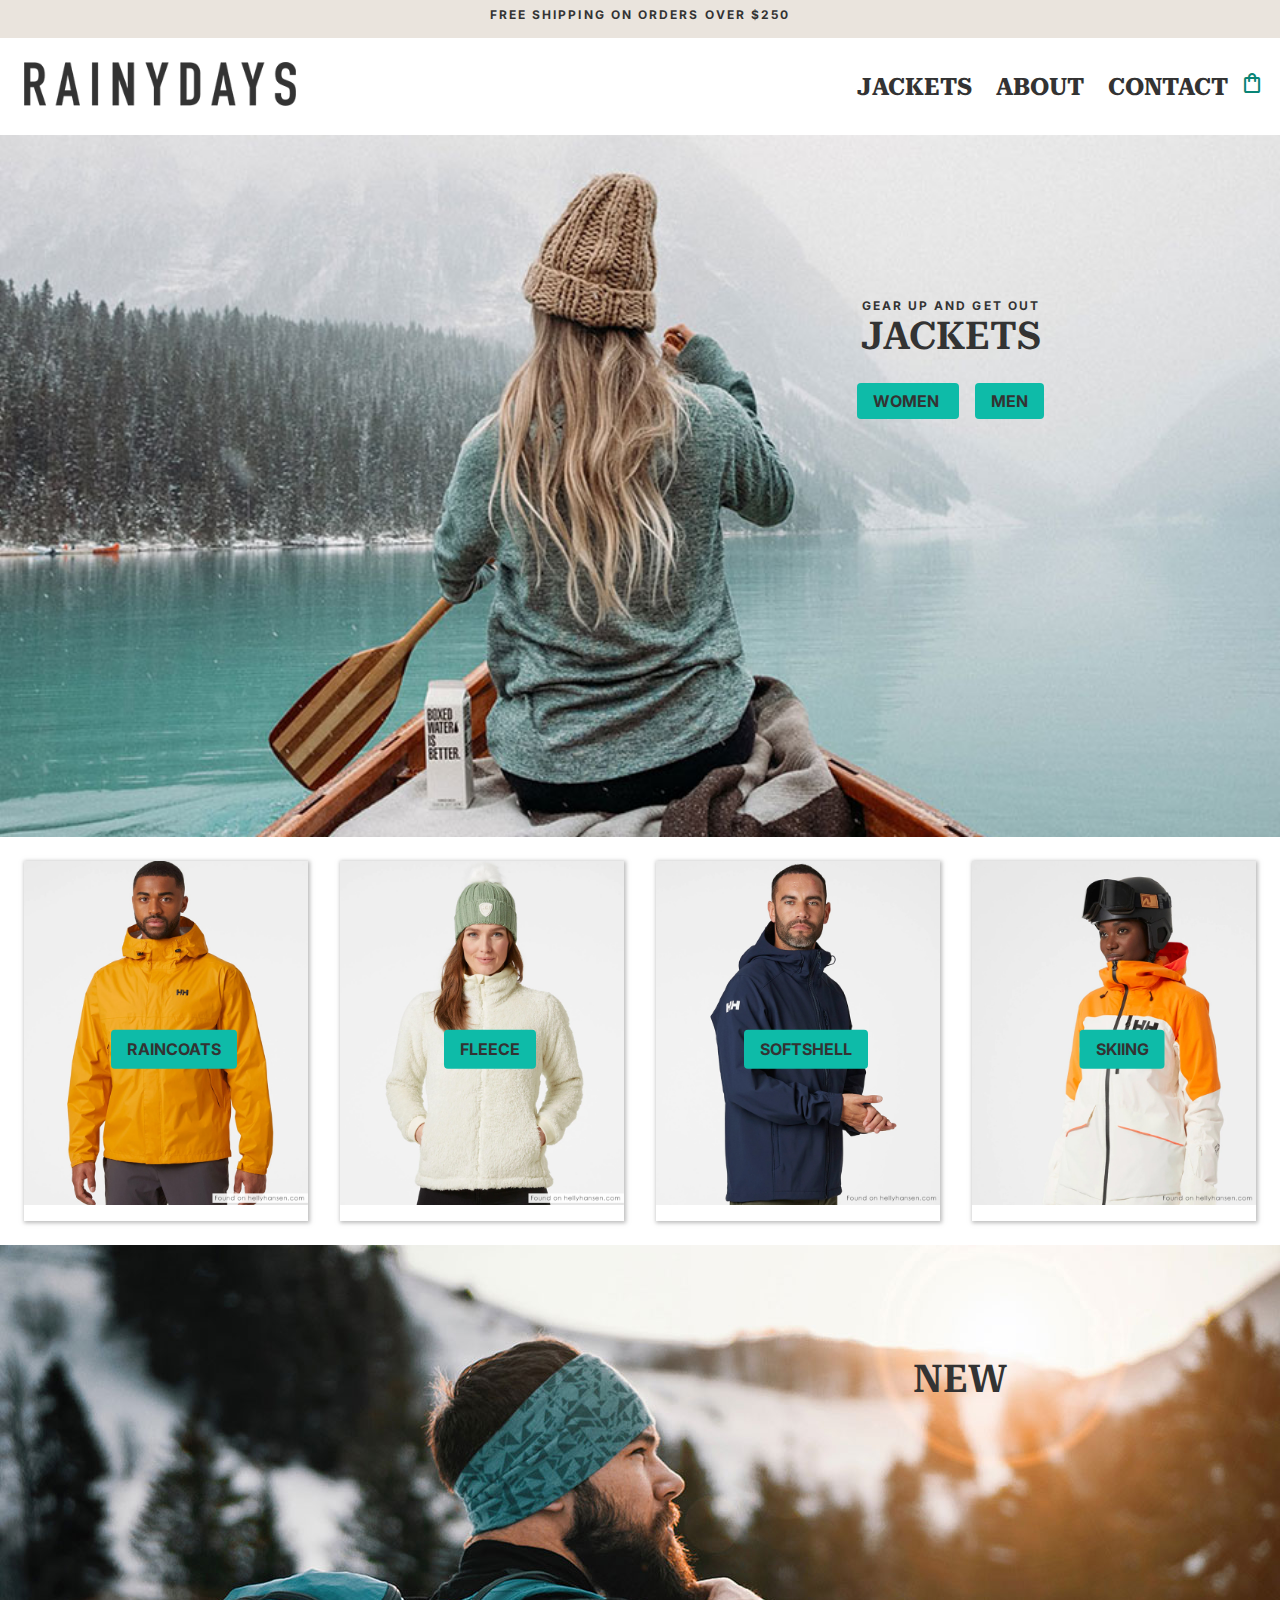
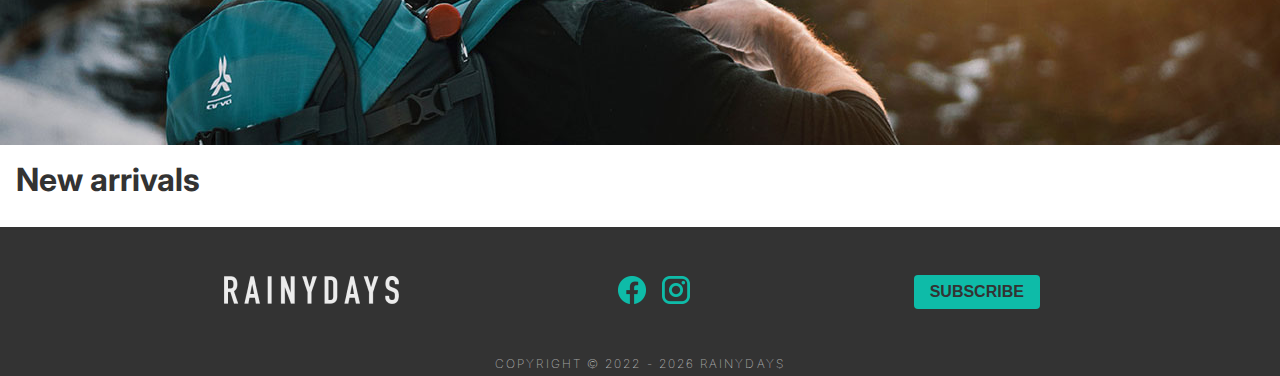
<file: index.html>
<!DOCTYPE html>
<html lang="en">

<head>
  <meta charset="UTF-8" />
  <meta http-equiv="X-UA-Compatible" content="IE=edge" />
  <meta name="viewport" content="width=device-width, initial-scale=1.0" />
  <meta name="description"
    content="Rainydays homepage - Pushing the comfort zone with comfortable and affordable jackets for everyday outdoors." />
  <meta name="author" content="Linda Moenstre" />
  <meta name="theme-color" content="#EAE4DD" />
  <meta property="og:title" content="Rainydays jackets online" />
  <title>Rainydays | Home </title>
  <link rel="stylesheet" href="css/styles.css" />
  <link rel="preconnect" href="https://fonts.googleapis.com" />
  <link rel="preconnect" href="https://fonts.gstatic.com" crossorigin />
  <link
    href="https://fonts.googleapis.com/css2?family=Inter:wght@300;500&family=Roboto+Serif:opsz,wght@8..144,600&display=swap"
    rel="stylesheet" />
  <link rel="stylesheet"
    href="https://fonts.googleapis.com/css2?family=Material+Symbols+Outlined:opsz,wght,FILL,GRAD@20..48,100..700,0..1,-50..200" />

  <script src="/js/index.js" type="module"></script>

  <!-- Hotjar Tracking Code for https://rainydays-everydayjackets.netlify.app/ -->
  <script>
    (function (h, o, t, j, a, r) {
      h.hj = h.hj || function () { (h.hj.q = h.hj.q || []).push(arguments) };
      h._hjSettings = { hjid: 3489076, hjsv: 6 };
      a = o.getElementsByTagName('head')[0];
      r = o.createElement('script'); r.async = 1;
      r.src = t + h._hjSettings.hjid + j + h._hjSettings.hjsv;
      a.appendChild(r);
    })(window, document, 'https://static.hotjar.com/c/hotjar-', '.js?sv=');
  </script>

  <link rel="icon" type="image/x-icon" href="/images/favicon.ico" />
</head>

<body>
  <header>
    <article class="freefreight">
      <h3>Free shipping on orders over $250</h3>
    </article>

    <div class="navWrap">
      <a href="index.html">
        <img src="images/rainydays-logo.png" class="logo" alt="Click for Rainydaysd homepage" />
      </a>
      <div class="bag-menu">
        <a href="checkout.html">
          <span class="material-symbols-outlined shopping-bag">
            shopping_bag
          </span></a>
        <input type="checkbox" id="navToggle" class="navToggle" title="Hamburger" />
        <label for="navToggle" class="navToggleLabel"><span title="hamburger-open-close"><span
              class="noshow">menu</span></span></label>
        <nav>

          <ul>
            <li>
              <a href="category.html">Jackets</a>
            </li>
            <li>
              <a href="about.html">About</a>
            </li>
            <li>
              <a href="contact.html">Contact</a>
            </li>
            <li>
              <img src="images/menu_img.jpg" alt="Rainydays crew member on a boat, wearing a warm og affordable jacket."
                class="figure" />
            </li>
            <li>
              <p class="figure">Pushing the comfort zone since 2022</p>
            </li>
          </ul>
        </nav>
      </div>
    </div>
  </header>

  <main>
    <div class="hero">
      <div class="hero-text">
        <h3>Gear up and get out</h3>
        <h1 class="heroj">JACKETS</h1>
      </div>
      <div class="btncontainer">
        <a href="category.html" class="button"> Women </a>
        <a href="category-male.html" class="button"> Men </a>
      </div>
    </div>

    <div class="product-categories">
      <ul class="product-list">
        <li class="product-item">
          <img src="images/rainjacket-yellow-front.jpg" alt="Raincoats for any type of weather." />
          <a href="category-male.html" class="button">Raincoats</a>
        </li>

        <li class="product-item">
          <img src="images/fleece-white-front-face.jpg" alt="Fleece jackets in wool for maximum comfort." />
          <a href="category.html" class="button">Fleece</a>
        </li>

        <li class="product-item">
          <img src="images/softshell-navy--front2.jpg" alt="Durable softshell jackets for all outdoor activity." />
          <a href="category-male.html" class="button">Softshell</a>
        </li>

        <li class="product-item">
          <img src="images/skijacket-orange-front-face.jpg" alt="Comfortable ski jackets for cold snowy days." />
          <a href="category.html" class="button">Skiing</a>
        </li>
      </ul>
    </div>

    <div>
      <div class="hero-new">
        <div class="hero-text">
          <a href="category.html">
            <h1>New</h1>
          </a>
        </div>
      </div>
    </div>

    <h2 class="cards">New arrivals</h2>
    <div class="products"></div>
    <div class="loader"></div>

  </main>

  <footer class="footer">

    <div class="footer-content">

      <div class="footer-padding">
        <a href="index.html" aria-label="Rainydays homepage"><img src="images/rainydays-logo-footer.png" alt="Welcome to Rainydays website - your everyday jackets found
            online" aria-hidden="true" /></a>
      </div>

      <div class="footer-padding">
        <a href="www.facebook.com" aria-label="Facebook"><i class="social-icon" aria-hidden="true"><img
              src="images/icon-facebook.png" alt="Open in a new window and navigate to facebook.com" /></i></a>
        <a href="www.instagram.com" aria-label="Instagram"><i class="icon-social" aria-hidden="true"></i><img
            src="images/icon-instagram.png" alt="Open in a new window and navigate to instagram.com" /></a>
      </div>

      <div class=" footer-padding">
        <button class="button open-button cards">Subscribe</button>
        <dialog class="newsletter" id="modal">
          <div class="newsletter-bgr"></div>
          <div class="newsletter-text">
            <h2>Enjoy 10 % off</h2>
            <p>
              your purchase when you join our list! Be the first to know about new
              collections, promotions & more.
            </p>
            <form class="form-modal" method="dialog">
              <label for="subscribe" aria-label="Type your email in the form" title="Type your email in the form">
                <input type="email" name="email" class="news" id="subscribe" placeholder="Type your e-mail here..."
                  class="form__input-modal" />
                <div class="form-error" id="emailError">Please enter a valid email</div>

                <button class="button close-button">Sign up</button>
            </form>
        </dialog>
      </div>

    </div>

    <div>
      <h3 class="copyright">Copyright &copy; 2022 - <span id="currentYear"></span> Rainydays
      </h3>
    </div>

  </footer>
</body>

</html>
</file>
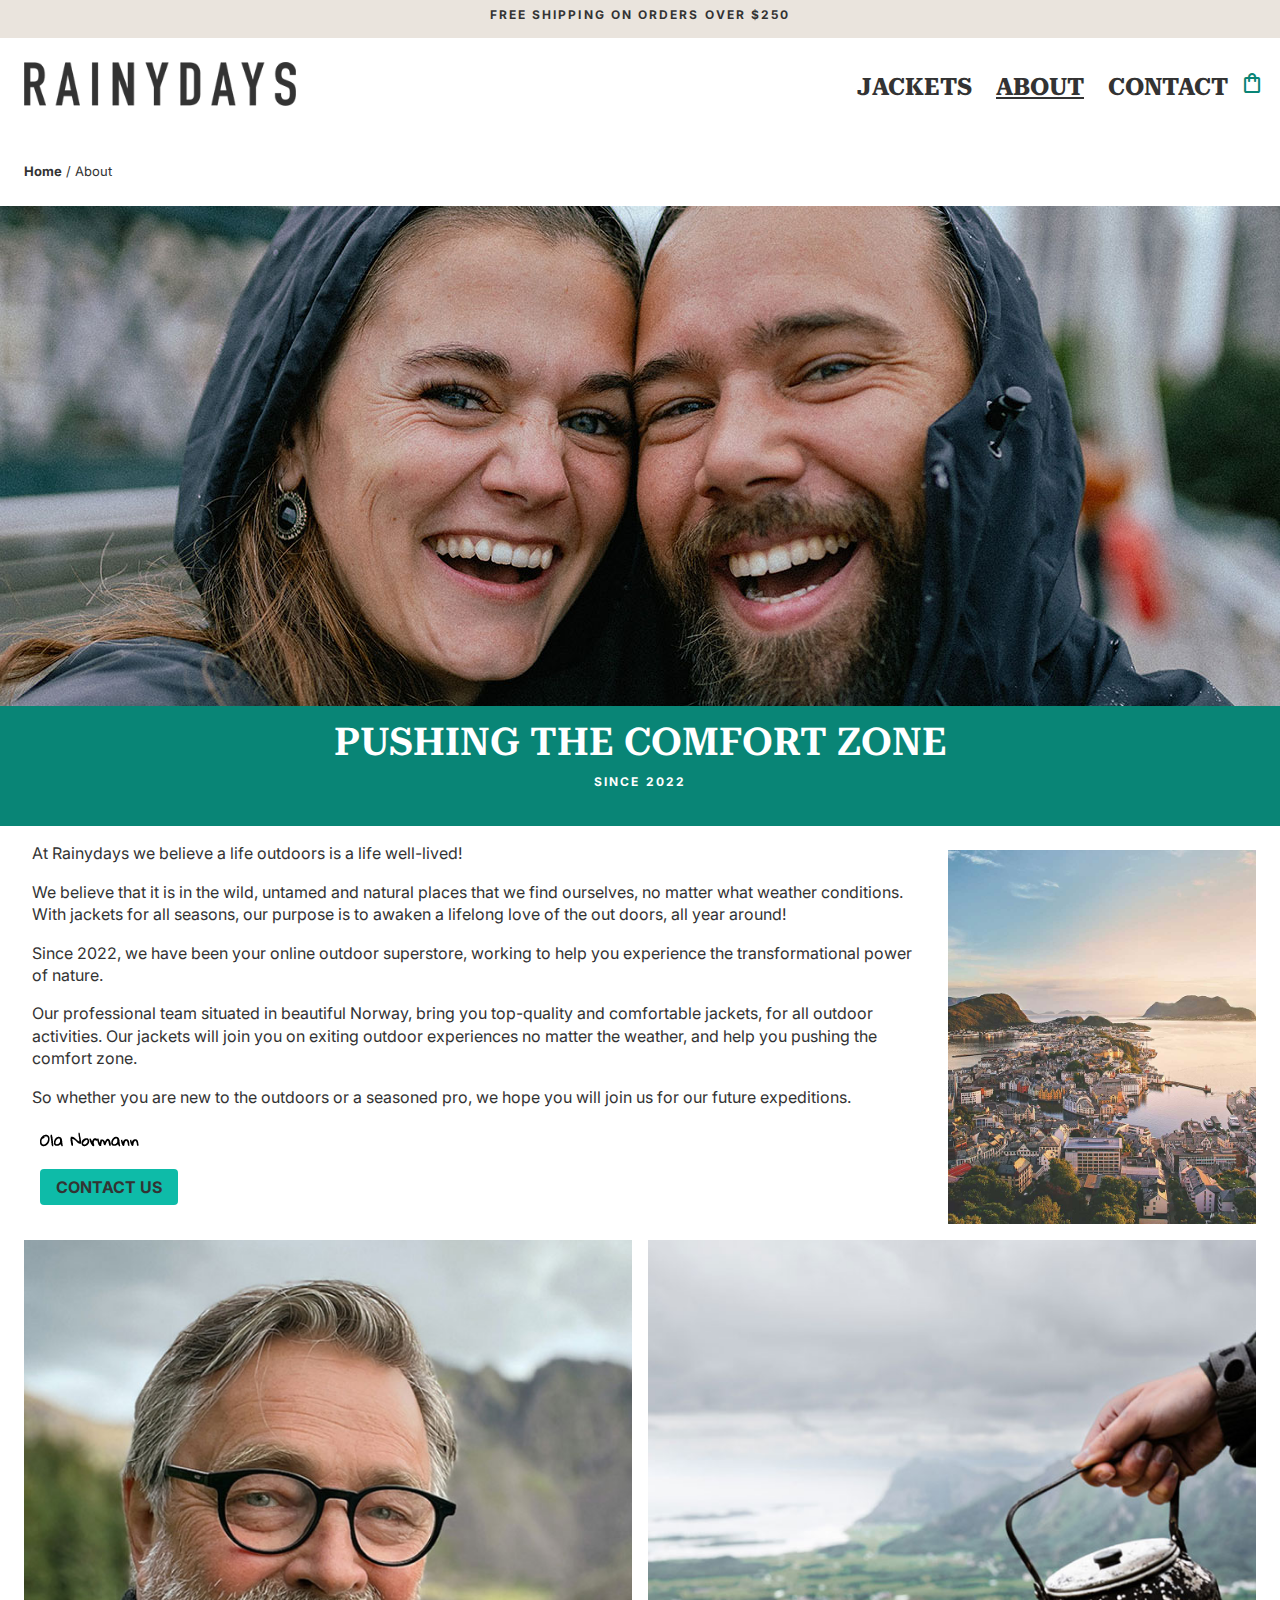
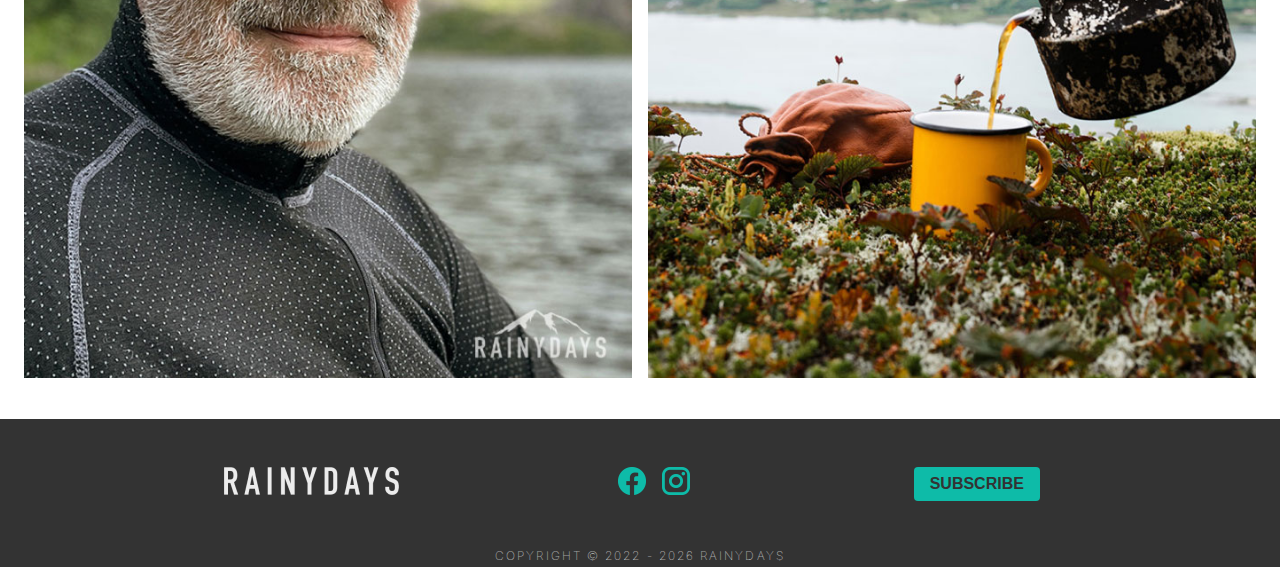
<file: about.html>
<!DOCTYPE html>
<html lang="en">

<head>
  <meta charset="UTF-8" />
  <meta http-equiv="X-UA-Compatible" content="IE=edge" />
  <meta name="viewport" content="width=device-width, initial-scale=1.0" />
  <meta name="description"
    content="Rainydays about page - Read about how we are pushing the comfort zone with designing comfortable and affordable jackets for everyday outdoors." />
  <meta name="author" content="Linda Moenstre" />
  <meta name="theme-color" content="#EAE4DD" />
  <meta property="og:title" content="Rainydays jackets online" />

  <title>Rainydays | About</title>
  <link rel="stylesheet" href="css/styles.css" />
  <link rel="preconnect" href="https://fonts.googleapis.com" />
  <link rel="preconnect" href="https://fonts.gstatic.com" crossorigin />
  <link
    href="https://fonts.googleapis.com/css2?family=Inter:wght@300;500&family=Roboto+Serif:opsz,wght@8..144,600&display=swap"
    rel="stylesheet" />
  <link rel="stylesheet"
    href="https://fonts.googleapis.com/css2?family=Material+Symbols+Outlined:opsz,wght,FILL,GRAD@20..48,100..700,0..1,-50..200" />
  <script src="./js/index.js" type="module"></script>
  <!-- Hotjar Tracking Code for https://rainydays-everydayjackets.netlify.app/ -->
  <script>
    (function (h, o, t, j, a, r) {
      h.hj = h.hj || function () { (h.hj.q = h.hj.q || []).push(arguments) };
      h._hjSettings = { hjid: 3489076, hjsv: 6 };
      a = o.getElementsByTagName('head')[0];
      r = o.createElement('script'); r.async = 1;
      r.src = t + h._hjSettings.hjid + j + h._hjSettings.hjsv;
      a.appendChild(r);
    })(window, document, 'https://static.hotjar.com/c/hotjar-', '.js?sv=');
  </script>
  <link rel="icon" type="image/x-icon" href="/images/favicon.ico" />
</head>

<body>
  <header>
    <article class="freefreight">
      <h3>Free shipping on orders over $250</h3>
    </article>

    <div class="navWrap">
      <a href="index.html">
        <img src="images/rainydays-logo.png" class="logo" alt="Home to Rainydays frontpage" />
      </a>
      <div class="bag-menu">
        <a href="checkout.html">
          <span class="material-symbols-outlined shopping-bag">
            shopping_bag
          </span></a>
        <input type="checkbox" id="navToggle" class="navToggle" title="Hamburger" aria-label="menu" />
        <label for="navToggle" class="navToggleLabel"><span title="hamburger-open-close"><span
              class="noshow">menu</span></span></label>
        <nav>
          <ul>
            <li>
              <a href="category.html">Jackets</a>
            </li>
            <li>
              <a href="about.html" class="active">About</a>
            </li>
            <li>
              <a href="contact.html">Contact</a>
            </li>
            <li>
              <img src="images/menu_img.jpg" alt="Rainydays crew member on a boat, wearing a warm og affordable jacket."
                class="figure" />
            </li>
            <li>
              <p class="figure">Pushing the comfort zone since 2022</p>
            </li>
          </ul>
        </nav>
      </div>
    </div>
  </header>
  <main>
    <div class="hidden">
      <ul aria-label="Breadcrumb" class="breadcrumb">
        <li><a href="index.html">Home</a></li>
        <li aria-current="page">About</li>
      </ul>
    </div>

    <div class="about-bgr"></div>
    <div class="header-title">
      <h1>Pushing the comfort zone</h1>
      <h3>since 2022</h3>
    </div>

    <div class="about">
      <div class="about-wrapper">
        <div class="about-text">
          <p>At Rainydays we believe a life outdoors is a life well-lived!</p>
          <p>
            We believe that it is in the wild, untamed and natural places that
            we find ourselves, no matter what weather conditions. With jackets
            for all seasons, our purpose is to awaken a lifelong love of the
            out doors, all year around!
          </p>
          <p>
            Since 2022, we have been your online outdoor superstore, working
            to help you experience the transformational power of nature.
          </p>
          <p>
            Our professional team situated in beautiful Norway, bring you
            top-quality and comfortable jackets, for all outdoor activities.
            Our jackets will join you on exiting outdoor experiences no matter
            the weather, and help you pushing the comfort zone.
          </p>
          <p>
            So whether you are new to the outdoors or a seasoned pro, we hope
            you will join us for our future expeditions.
          </p>
          <p>
            <img src="/images/signature.png" alt="Signed by Ola Normann" />
          </p>
          <p><a href="contact.html" class="button">Contact us</a></p>
          <p></p>
        </div>

        <img class="location" src="/images/rainydays-inbusiness-aalesund.jpg"
          alt="View of Aalesund town in bright sunshine, from the mountain top of Aksla." />
      </div>

      <div class="img-wrapper">
        <div>
          <img class="img-wrapper_founder" src="/images/rainydays-founder-aalesund.jpg"
            alt="Ola Normann, the founder of Rainydays." />
        </div>

        <div>
          <img class="img-wrapper_founder" src="/images/rainydays-onpicknic-aalesund.jpg"
            alt="The founder of Rainydays, Ola Normann, on the top of a mountain, having a coffee outdoors." />
        </div>
      </div>
    </div>
  </main>

  <footer class="footer">

    <div class="footer-content">

      <div class="footer-padding">
        <a href="index.html" aria-label="Rainydays homepage"><img src="images/rainydays-logo-footer.png" alt="Welcome to Rainydays website - your everyday jackets found
            online" aria-hidden="true" /></a>
      </div>

      <div class="footer-padding">
        <a href="www.facebook.com" aria-label="Facebook"><i class="social-icon" aria-hidden="true"><img
              src="images/icon-facebook.png" alt="Open in a new window and navigate to facebook.com" /></i></a>
        <a href="www.instagram.com" aria-label="Instagram"><i class="icon-social" aria-hidden="true"></i><img
            src="images/icon-instagram.png" alt="Open in a new window and navigate to instagram.com" /></a>
      </div>

      <div class=" footer-padding">
        <button class="button open-button cards">Subscribe</button>
        <dialog class="newsletter" id="modal">
          <div class="newsletter-bgr"></div>
          <div class="newsletter-text">
            <h2>Enjoy 10 % off</h2>
            <p>
              your purchase when you join our list! Be the first to know about new
              collections, promotions & more.
            </p>
            <form class="form-modal" method="dialog">
              <label for="subscribe" aria-label="Type your email in the form" title="Type your email in the form">
                <input type="email" name="email" class="news" id="subscribe" placeholder="Type your e-mail here..."
                  class="form__input-modal" />
                <div class="form-error" id="emailError">Please enter a valid email</div>

                <button class="button close-button">Sign up</button>
            </form>
        </dialog>
      </div>

    </div>

    <div>
      <h3 class="copyright">Copyright &copy; 2022 - <span id="currentYear"></span> Rainydays
      </h3>
    </div>

  </footer>
</body>

</html>
</file>
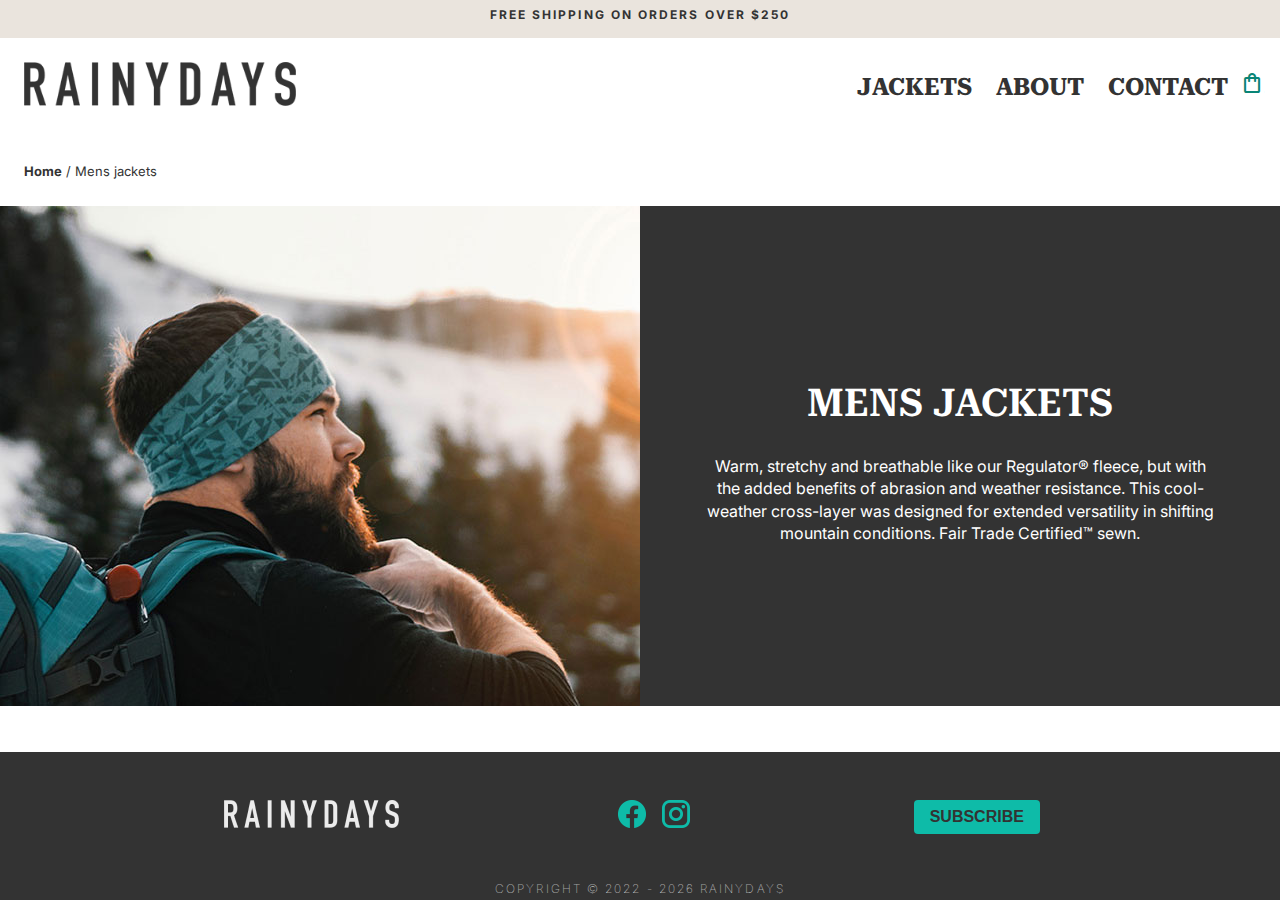
<file: category-male.html>
<!DOCTYPE html>
<html lang="en">

<head>
    <meta charset="UTF-8" />
    <meta http-equiv="X-UA-Compatible" content="IE=edge" />
    <meta name="viewport" content="width=device-width, initial-scale=1.0" />
    <meta name="description"
        content="Rainydays mens jackets - With our jackets, you get comfortable and affordable jackets for everyday outdoors." />
    <meta name="keywords"
        content="outdoor jackets, affordable jackets, durable jackets, jackets for outdoors, jackets for exploring and camping" />
    <meta name="author" content="Linda Moenstre" />
    <meta name="theme-color" content="#EAE4DD" />
    <meta property="og:title" content="Rainydays jackets online" />

    <title>Rainydays | Mens jackets</title>
    <link rel="stylesheet" href="css/styles.css" />
    <link rel="preconnect" href="https://fonts.googleapis.com" />
    <link rel="preconnect" href="https://fonts.gstatic.com" crossorigin />
    <link
        href="https://fonts.googleapis.com/css2?family=Inter:wght@300;500&family=Roboto+Serif:opsz,wght@8..144,600&display=swap"
        rel="stylesheet" />
    <link rel="stylesheet"
        href="https://fonts.googleapis.com/css2?family=Material+Symbols+Outlined:opsz,wght,FILL,GRAD@20..48,100..700,0..1,-50..200" />
    <script src="./js/index.js" defer></script>
    <script src="./js/loader.js" defer></script>
    <script src="./js/modal.js" defer></script>

    <!-- Hotjar Tracking Code for https://rainydays-everydayjackets.netlify.app/ -->
    <script>
        (function (h, o, t, j, a, r) {
            h.hj = h.hj || function () { (h.hj.q = h.hj.q || []).push(arguments) };
            h._hjSettings = { hjid: 3489076, hjsv: 6 };
            a = o.getElementsByTagName('head')[0];
            r = o.createElement('script'); r.async = 1;
            r.src = t + h._hjSettings.hjid + j + h._hjSettings.hjsv;
            a.appendChild(r);
        })(window, document, 'https://static.hotjar.com/c/hotjar-', '.js?sv=');
    </script>
    <link rel="icon" type="image/x-icon" href="/images/favicon.ico" />
</head>

<body>
    <header>
        <article class="freefreight">
            <h3>Free shipping on orders over $250</h3>
        </article>

        <div class="navWrap">
            <a href="index.html">
                <img src="images/rainydays-logo.png" class="logo" alt="Home to Rainydays frontpage" />
            </a>
            <div class="bag-menu">
                <a href="checkout.html">
                    <span class="material-symbols-outlined shopping-bag">
                        shopping_bag
                    </span></a>
                <input type="checkbox" id="navToggle" class="navToggle" title="Hamburger" aria-label="menu" />
                <label for="navToggle" class="navToggleLabel"><span title="hamburger-open-close"><span
                            class="noshow">menu</span></span></label>
                <nav>
                    <ul>
                        <li>
                            <a href="category.html">Jackets</a>
                        </li>
                        <li>
                            <a href="about.html">About</a>
                        </li>
                        <li>
                            <a href="contact.html">Contact</a>
                        </li>
                        <li>
                            <img src="images/menu_img.jpg"
                                alt="Rainydays crew member on a boat, wearing a warm og affordable jacket."
                                class="figure" />
                        </li>
                        <li>
                            <p class="figure">Pushing the comfort zone since 2022</p>
                        </li>
                    </ul>
                </nav>
            </div>
        </div>
    </header>

    <main>
        <div class="hidden">
            <ul aria-label="Breadcrumb" class="breadcrumb">
                <li><a href="index.html">Home</a></li>
                <li aria-current="page">Mens jackets</li>
            </ul>
        </div>

        <div>
            <div class="category">
                <div class="category-bgr_male"></div>
                <div class="category-text">
                    <h1>Mens Jackets</h1>
                    <p>
                        Warm, stretchy and breathable like our Regulator® fleece, but with
                        the added benefits of abrasion and weather resistance. This
                        cool-weather cross-layer was designed for extended versatility in
                        shifting mountain conditions. Fair Trade Certified™ sewn.
                    </p>
                </div>
            </div>



            <div class="loader">
            </div>

    </main>

    <footer class="footer">

        <div class="footer-content">

            <div class="footer-padding">
                <a href="index.html" aria-label="Rainydays homepage"><img src="images/rainydays-logo-footer.png" alt="Welcome to Rainydays website - your everyday jackets found
                online" aria-hidden="true" /></a>
            </div>

            <div class="footer-padding">
                <a href="www.facebook.com" aria-label="Facebook"><i class="social-icon" aria-hidden="true"><img
                            src="images/icon-facebook.png"
                            alt="Open in a new window and navigate to facebook.com" /></i></a>
                <a href="www.instagram.com" aria-label="Instagram"><i class="icon-social" aria-hidden="true"></i><img
                        src="images/icon-instagram.png" alt="Open in a new window and navigate to instagram.com" /></a>
            </div>

            <div class=" footer-padding">
                <button class="button open-button cards">Subscribe</button>
                <dialog class="newsletter" id="modal">
                    <div class="newsletter-bgr"></div>
                    <div class="newsletter-text">
                        <h2>Enjoy 10 % off</h2>
                        <p>
                            your purchase when you join our list! Be the first to know about new
                            collections, promotions & more.
                        </p>
                        <form class="form-modal" method="dialog">
                            <label for="subscribe" aria-label="Type your email in the form"
                                title="Type your email in the form">
                                <input type="email" name="email" class="news" id="subscribe"
                                    placeholder="Type your e-mail here..." class="form__input-modal" />
                                <div class="form-error" id="emailError">Please enter a valid email</div>

                                <button class="button close-button">Sign up</button>
                        </form>
                </dialog>
            </div>

        </div>

        <div>
            <h3 class="copyright">Copyright &copy; 2022 - <span id="currentYear"></span> Rainydays
            </h3>
        </div>

    </footer>
</body>

</html>
</file>
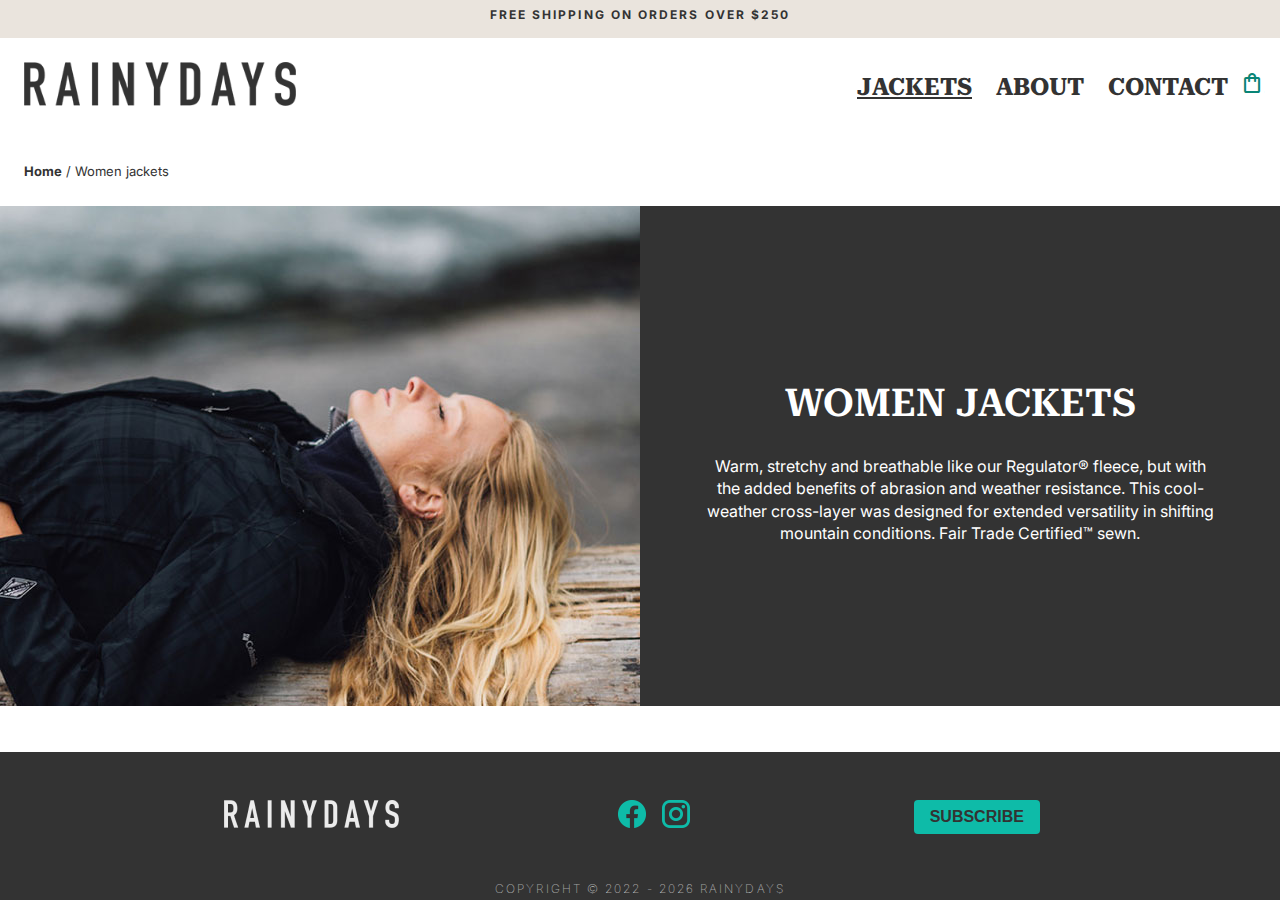
<file: category.html>
<!DOCTYPE html>
<html lang="en">

<head>
  <meta charset="UTF-8" />
  <meta http-equiv="X-UA-Compatible" content="IE=edge" />
  <meta name="viewport" content="width=device-width, initial-scale=1.0" />
  <meta name="description"
    content="Rainydays women jackets - With our jackets, you get comfortable and affordable jackets for everyday outdoors." />
  <meta name="author" content="Linda Moenstre" />
  <meta name="theme-color" content="#EAE4DD" />
  <meta property="og:title" content="Rainydays jackets online" />

  <title class="newtitle">Rainydays | Woman jackets</title>
  <link rel="stylesheet" href="css/styles.css" />
  <link rel="preconnect" href="https://fonts.googleapis.com" />
  <link rel="preconnect" href="https://fonts.gstatic.com" crossorigin />
  <link
    href="https://fonts.googleapis.com/css2?family=Inter:wght@300;500&family=Roboto+Serif:opsz,wght@8..144,600&display=swap"
    rel="stylesheet" />
  <link rel="stylesheet"
    href="https://fonts.googleapis.com/css2?family=Material+Symbols+Outlined:opsz,wght,FILL,GRAD@20..48,100..700,0..1,-50..200" />
  <script src="/js/index.js" type="module"></script>
  <script src="/js/category.js" defer></script>

  <!-- Hotjar Tracking Code for https://rainydays-everydayjackets.netlify.app/ -->
  <script>
    (function (h, o, t, j, a, r) {
      h.hj = h.hj || function () { (h.hj.q = h.hj.q || []).push(arguments) };
      h._hjSettings = { hjid: 3489076, hjsv: 6 };
      a = o.getElementsByTagName('head')[0];
      r = o.createElement('script'); r.async = 1;
      r.src = t + h._hjSettings.hjid + j + h._hjSettings.hjsv;
      a.appendChild(r);
    })(window, document, 'https://static.hotjar.com/c/hotjar-', '.js?sv=');
  </script>
  <link rel="icon" type="image/x-icon" href="/images/favicon.ico" />
</head>

<body>
  <header>
    <article class="freefreight">
      <h3>Free shipping on orders over $250</h3>
    </article>

    <div class="navWrap">
      <a href="index.html">
        <img src="images/rainydays-logo.png" class="logo" alt="Home to Rainydays frontpage" />
      </a>
      <div class="bag-menu">
        <a href="checkout.html">
          <span class="material-symbols-outlined shopping-bag">
            shopping_bag
          </span></a>
        <input type="checkbox" id="navToggle" class="navToggle" title="Hamburger" aria-label="menu" />
        <label for="navToggle" class="navToggleLabel"><span title="hamburger-open-close"><span
              class="noshow">menu</span></span></label>
        <nav>
          <ul>
            <li>
              <a href="category.html" class="active">Jackets</a>
            </li>
            <li>
              <a href="about.html">About</a>
            </li>
            <li>
              <a href="contact.html">Contact</a>
            </li>
            <li>
              <img src="images/menu_img.jpg" alt="Rainydays crew member on a boat, wearing a warm og affordable jacket."
                class="figure" />
            </li>
            <li>
              <p class="figure">Pushing the comfort zone since 2022</p>
            </li>
          </ul>
        </nav>
      </div>
    </div>
  </header>

  <main>
    <div class="hidden">
      <ul aria-label="Breadcrumb" class="breadcrumb">
        <li><a href="index.html">Home</a></li>
        <li aria-current="page">Women jackets</li>
      </ul>
    </div>

    <div>
      <div class="category">
        <div class="category-bgr"></div>
        <div class="category-text">
          <h1>Women Jackets</h1>
          <p>
            Warm, stretchy and breathable like our Regulator® fleece, but with
            the added benefits of abrasion and weather resistance. This
            cool-weather cross-layer was designed for extended versatility in
            shifting mountain conditions. Fair Trade Certified™ sewn.
          </p>
        </div>
      </div>

      <div class="loader">
      </div>
      <div class="container">
        <div class="products">

        </div>
      </div>
  </main>

  <footer class="footer">
    <div class="footer-content">

      <div class="footer-padding">
        <a href="index.html" aria-label="Rainydays homepage"><img src="images/rainydays-logo-footer.png" alt="Welcome to Rainydays website - your everyday jackets found
            online" aria-hidden="true" /></a>
      </div>

      <div class="footer-padding">
        <a href="www.facebook.com" aria-label="Facebook"><i class="social-icon" aria-hidden="true"><img
              src="images/icon-facebook.png" alt="Open in a new window and navigate to facebook.com" /></i></a>
        <a href="www.instagram.com" aria-label="Instagram"><i class="icon-social" aria-hidden="true"></i><img
            src="images/icon-instagram.png" alt="Open in a new window and navigate to instagram.com" /></a>
      </div>

      <div class=" footer-padding">
        <button class="button open-button cards">Subscribe</button>
        <dialog class="newsletter" id="modal">
          <div class="newsletter-bgr"></div>
          <div class="newsletter-text">
            <h2>Enjoy 10 % off</h2>
            <p>
              your purchase when you join our list! Be the first to know about new
              collections, promotions & more.
            </p>
            <form class="form-modal" method="dialog">
              <label for="subscribe" aria-label="Type your email in the form" title="Type your email in the form">
                <input type="email" name="email" class="news" id="subscribe" placeholder="Type your e-mail here..."
                  class="form__input-modal" />
                <div class="form-error" id="emailError">Please enter a valid email</div>

                <button class="button close-button">Sign up</button>
            </form>
        </dialog>
      </div>

    </div>

    <div>
      <h3 class="copyright">Copyright &copy; 2022 - <span id="currentYear"></span> Rainydays
      </h3>
    </div>

  </footer>
</body>

</html>
</file>
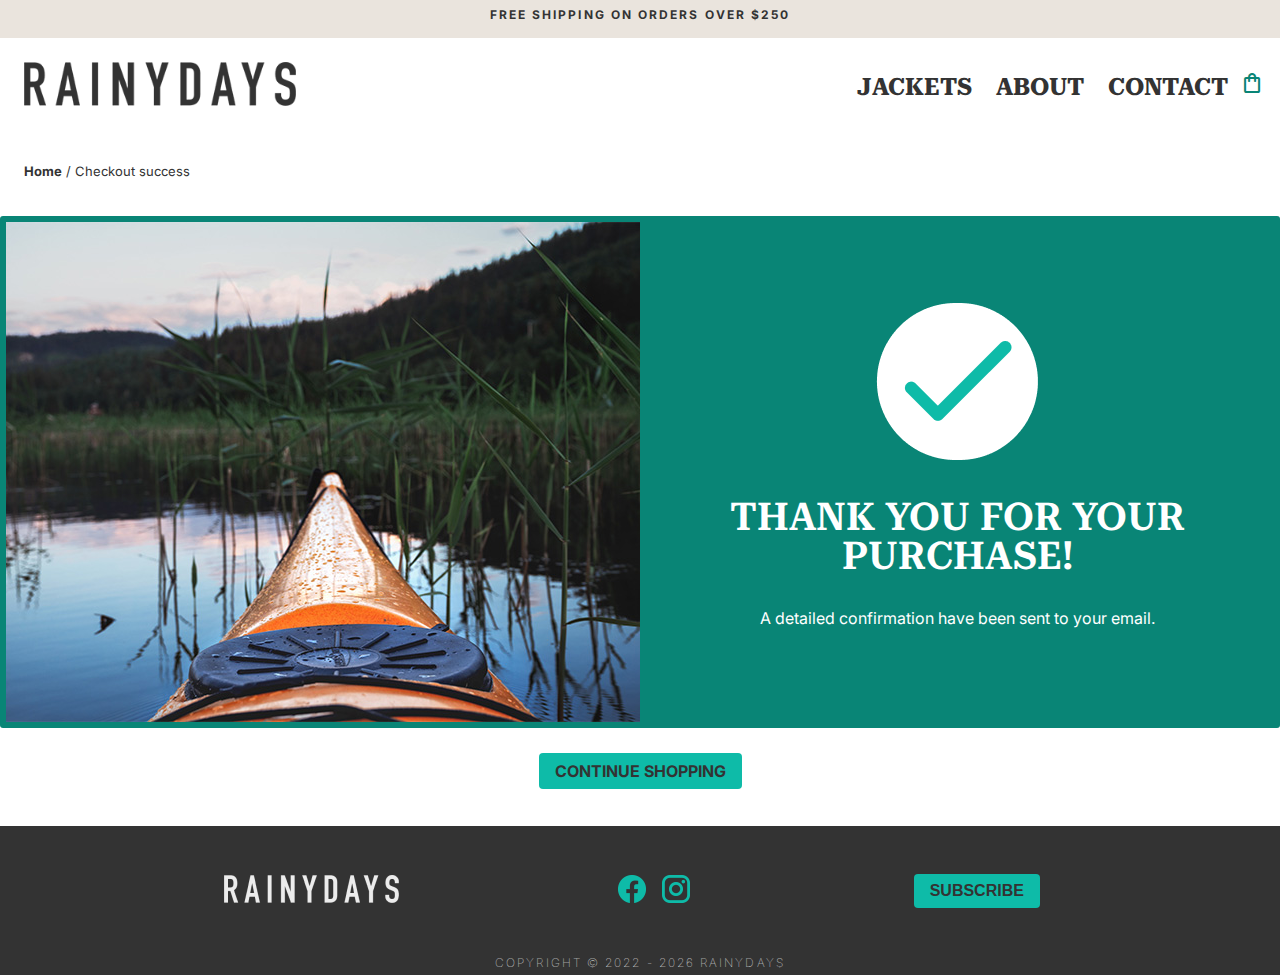
<file: checkout-success.html>
<!DOCTYPE html>
<html lang="en">

<head>
  <meta charset="UTF-8" />
  <meta http-equiv="X-UA-Compatible" content="IE=edge" />
  <meta name="viewport" content="width=device-width, initial-scale=1.0" />
  <meta name="description"
    content="Rainydays checkout success - Thank you for buying our comfortable and affordable jackets for everyday outdoors." />
  <meta name="author" content="Linda Moenstre" />
  <meta name="theme-color" content="#EAE4DD" />
  <meta property="og:title" content="Rainydays jackets online" />

  <title>Rainydays | Checkout success</title>
  <link rel="stylesheet" href="css/styles.css" />
  <link rel="preconnect" href="https://fonts.googleapis.com" />
  <link rel="preconnect" href="https://fonts.gstatic.com" crossorigin />
  <link
    href="https://fonts.googleapis.com/css2?family=Inter:wght@300;500&family=Roboto+Serif:opsz,wght@8..144,600&display=swap"
    rel="stylesheet" />
  <link rel="stylesheet"
    href="https://fonts.googleapis.com/css2?family=Material+Symbols+Outlined:opsz,wght,FILL,GRAD@20..48,100..700,0..1,-50..200" />
  <script src="./js/index.js" defer></script>
  <script src="./js/loader.js" defer></script>
  <script src="./js/modal.js" defer></script>
  <!-- Hotjar Tracking Code for https://rainydays-everydayjackets.netlify.app/ -->
  <script>
    (function (h, o, t, j, a, r) {
      h.hj = h.hj || function () { (h.hj.q = h.hj.q || []).push(arguments) };
      h._hjSettings = { hjid: 3489076, hjsv: 6 };
      a = o.getElementsByTagName('head')[0];
      r = o.createElement('script'); r.async = 1;
      r.src = t + h._hjSettings.hjid + j + h._hjSettings.hjsv;
      a.appendChild(r);
    })(window, document, 'https://static.hotjar.com/c/hotjar-', '.js?sv=');
  </script>
  <link rel="icon" type="image/x-icon" href="/images/favicon.ico" />
</head>

<body>
  <header>
    <article class="freefreight">
      <h3>Free shipping on orders over $250</h3>
    </article>

    <div class="navWrap">
      <a href="index.html">
        <img src="images/rainydays-logo.png" class="logo" alt="Home to Rainydays frontpage" />
      </a>
      <div class="bag-menu">
        <a href="checkout.html">
          <span class="material-symbols-outlined shopping-bag">
            shopping_bag
          </span></a>
        <input type="checkbox" id="navToggle" class="navToggle" title="Hamburger" aria-label="menu" />
        <label for="navToggle" class="navToggleLabel"><span title="hamburger-open-close"><span
              class="noshow">menu</span></span></label>
        <nav>
          <ul>
            <li>
              <a href="category.html">Jackets</a>
            </li>
            <li>
              <a href="about.html">About</a>
            </li>
            <li>
              <a href="contact.html">Contact</a>
            </li>
            <li>
              <img src="images/menu_img.jpg" alt="Rainydays crew member on a boat, wearing a warm og affordable jacket."
                class="figure" />
            </li>
            <li>
              <p class="figure">Pushing the comfort zone since 2022</p>
            </li>
          </ul>
        </nav>
      </div>
    </div>
  </header>

  <main>
    <div class="hidden">
      <ul aria-label="Breadcrumb" class="breadcrumb">
        <li><a href="index.html">Home</a></li>
        <li aria-current="page">Checkout success</li>
      </ul>
    </div>

    <div class="checkout">
      <div class="checkout-bgr"></div>
      <div class="checkout-text">
        <img src="images/checkout-icon-hero.png" alt="Great!" />
        <h1>Thank you for your purchase!</h1>
        <p>A detailed confirmation have been sent to your email.</p>
      </div>
    </div>

    <div class="shopping">
      <a href="category.html" class="button"> Continue shopping</a>
    </div>

    <div class="products"></div>
    <div class="loader"></div>

  </main>

  <footer class="footer">

    <div class="footer-content">

      <div class="footer-padding">
        <a href="index.html" aria-label="Rainydays homepage"><img src="images/rainydays-logo-footer.png" alt="Welcome to Rainydays website - your everyday jackets found
            online" aria-hidden="true" /></a>
      </div>

      <div class="footer-padding">
        <a href="www.facebook.com" aria-label="Facebook"><i class="social-icon" aria-hidden="true"><img
              src="images/icon-facebook.png" alt="Open in a new window and navigate to facebook.com" /></i></a>
        <a href="www.instagram.com" aria-label="Instagram"><i class="icon-social" aria-hidden="true"></i><img
            src="images/icon-instagram.png" alt="Open in a new window and navigate to instagram.com" /></a>
      </div>

      <div class=" footer-padding">
        <button class="button open-button cards">Subscribe</button>
        <dialog class="newsletter" id="modal">
          <div class="newsletter-bgr"></div>
          <div class="newsletter-text">
            <h2>Enjoy 10 % off</h2>
            <p>
              your purchase when you join our list! Be the first to know about new
              collections, promotions & more.
            </p>
            <form class="form-modal" method="dialog">
              <label for="subscribe" aria-label="Type your email in the form" title="Type your email in the form">
                <input type="email" name="email" class="news" id="subscribe" placeholder="Type your e-mail here..."
                  class="form__input-modal" />
                <div class="form-error" id="emailError">Please enter a valid email</div>

                <button class="button close-button">Sign up</button>
            </form>
        </dialog>
      </div>

    </div>

    <div>
      <h3 class="copyright">Copyright &copy; 2022 - <span id="currentYear"></span> Rainydays
      </h3>
    </div>

  </footer>
</body>

</html>
</file>
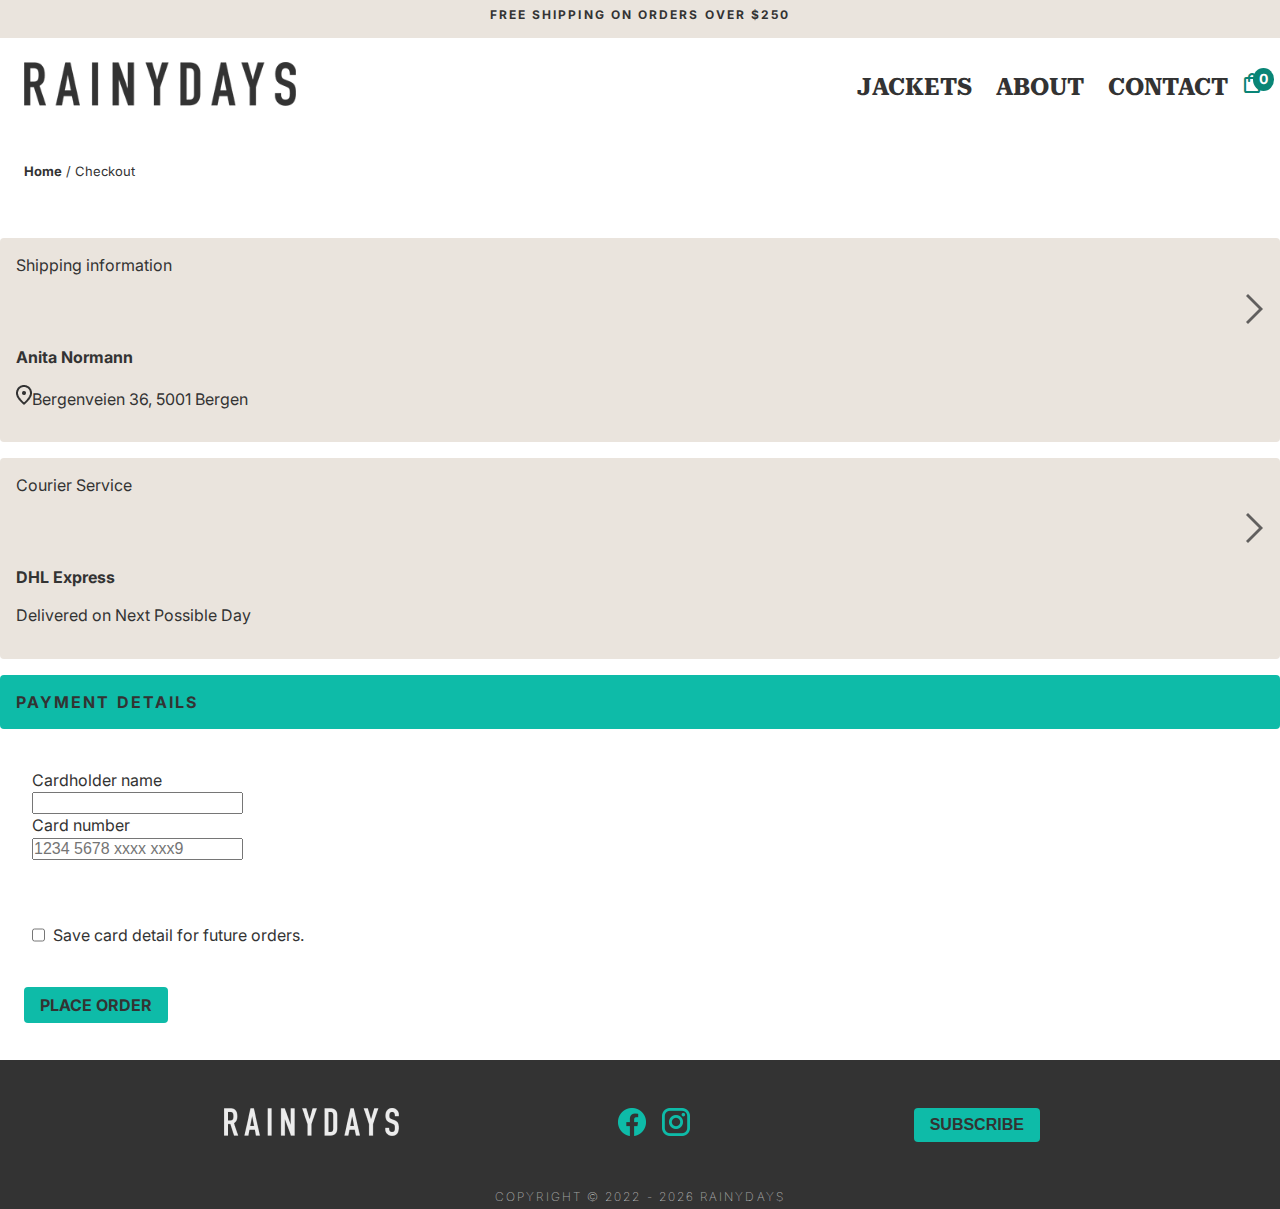
<file: checkout.html>
<!DOCTYPE html>
<html lang="en">

<head>
  <meta charset="UTF-8" />
  <meta http-equiv="X-UA-Compatible" content="IE=edge" />
  <meta name="viewport" content="width=device-width, initial-scale=1.0" />
  <meta name="description"
    content="Rainydays Checkout page - pay for your order of comfortable and affordable jackets, with Klarna or Visa." />
  <meta name="author" content="Linda Moenstre" />
  <meta name="theme-color" content="#EAE4DD" />
  <meta property="og:title" content="Rainydays jackets online" />

  <title>Rainydays | Checkout</title>
  <link rel="stylesheet" href="css/styles.css" />
  <link rel="stylesheet" href="css/addcart.css" />
  <link rel="preconnect" href="https://fonts.googleapis.com" />
  <link rel="preconnect" href="https://fonts.gstatic.com" crossorigin />
  <link
    href="https://fonts.googleapis.com/css2?family=Inter:wght@300;500&family=Roboto+Serif:opsz,wght@8..144,600&display=swap"
    rel="stylesheet" />
  <link rel="stylesheet"
    href="https://fonts.googleapis.com/css2?family=Material+Symbols+Outlined:opsz,wght,FILL,GRAD@20..48,100..700,0..1,-50..200" />
  <script src="/js/index.js" type="module"></script>
  <!-- Hotjar Tracking Code for https://rainydays-everydayjackets.netlify.app/ -->
  <script>
    (function (h, o, t, j, a, r) {
      h.hj = h.hj || function () { (h.hj.q = h.hj.q || []).push(arguments) };
      h._hjSettings = { hjid: 3489076, hjsv: 6 };
      a = o.getElementsByTagName('head')[0];
      r = o.createElement('script'); r.async = 1;
      r.src = t + h._hjSettings.hjid + j + h._hjSettings.hjsv;
      a.appendChild(r);
    })(window, document, 'https://static.hotjar.com/c/hotjar-', '.js?sv=');
  </script>
  <link rel="icon" type="image/x-icon" href="/images/favicon.ico" />
</head>

<body>
  <header>
    <article class="freefreight">
      <h3>Free shipping on orders over $250</h3>
    </article>

    <div class="navWrap">
      <a href="index.html">
        <img src="images/rainydays-logo.png" class="logo" alt="Home to Rainydays frontpage" />
      </a>
      <div class="bag-menu">
        <a href="checkout.html">
          <i class="material-symbols-outlined shopping-bag">
            shopping_bag
          </i>
          <div id="cart-amount" class="cart-amount"><span>0</span></div>
        </a>
        <input type="checkbox" id="navToggle" class="navToggle" title="Hamburger" aria-label="menu" />
        <label for="navToggle" class="navToggleLabel"><span title="hamburger-open-close"><span
              class="noshow">menu</span></span></label>
        <nav>
          <ul>
            <li>
              <a href="category.html">Jackets</a>
            </li>
            <li>
              <a href="about.html">About</a>
            </li>
            <li>
              <a href="contact.html">Contact</a>
            </li>
            <li>
              <img src="images/menu_img.jpg" alt="Rainydays crew member on a boat, wearing a warm og affordable jacket."
                class="figure" />
            </li>
            <li>
              <p class="figure">Pushing the comfort zone since 2022</p>
            </li>
          </ul>
        </nav>
      </div>
    </div>
  </header>

  <main>
    <div class="hidden">
      <ul aria-label="Breadcrumb" class="breadcrumb">
        <li><a href="index.html">Home</a></li>
        <li aria-current="page">Checkout</li>
      </ul>
    </div>

    <!-- Fetched items in cart starts here -->
    <div class="about">
      <div class="loader">
      </div>

      <!-- <div class="shop" id="shop"> -->

      <div class="product">
      </div>
    </div>

    <div class="shipping-detail1">
      <p>Shipping information</p>
      <p class="arrow">
        <img src="images/arrow-dropdown.png" alt="Click to
                see information of your shipping details" />
      </p>

      <p><strong>Anita Normann</strong></p>
      <p>
        <img src="images/nav-icon.png" alt="Map for your location" />Bergenveien 36, 5001 Bergen
      </p>
    </div>

    <div class="shipping-detail2">
      <p>Courier Service</p>
      <p class="arrow">
        <img src="images/arrow-dropdown.png" alt="Click to
                see information about your courier service" />
      </p>
      <p><strong>DHL Express</strong></p>
      <p>Delivered on Next Possible Day</p>
    </div>

    <h3 class="payment-header">Payment Details</h3>
    <div class="visa">
      <form action="form-contact.php" method="POST">
        <fieldset>
          <legend title="Credit card details"></legend>

          <label for="name">Cardholder name</label>
          <input type="text" id="name" class="form__input" aria-label="cardholder name" />
          <label for="ccn">Card number</label>
          <input type="tel" id="ccn" maxlength="19" placeholder="1234 5678 xxxx xxx9" class="form__input"
            aria-label="cardnumber" />
        </fieldset>
      </form>
      <form>
        <fieldset>
          <legend title="Save creditcard for later"></legend>
          <div class="checkbox">
            <input type="checkbox" id="checkbox" name="checkbox" aria-label="save card for later" />
            <label for="checkbox" class="check">Save card detail for future orders.</label>
          </div>
        </fieldset>
      </form>
      <div class="order-button">
        <a href="checkout-success.html" class="button">Place order</a>
      </div>
    </div>
    </div>
    </div>
  </main>

  <footer class="footer">

    <div class="footer-content">

      <div class="footer-padding">
        <a href="index.html" aria-label="Rainydays homepage"><img src="images/rainydays-logo-footer.png" alt="Welcome to Rainydays website - your everyday jackets found
            online" aria-hidden="true" /></a>
      </div>

      <div class="footer-padding">
        <a href="www.facebook.com" aria-label="Facebook"><i class="social-icon" aria-hidden="true"><img
              src="images/icon-facebook.png" alt="Open in a new window and navigate to facebook.com" /></i></a>
        <a href="www.instagram.com" aria-label="Instagram"><i class="icon-social" aria-hidden="true"></i><img
            src="images/icon-instagram.png" alt="Open in a new window and navigate to instagram.com" /></a>
      </div>

      <div class=" footer-padding">
        <button class="button open-button cards">Subscribe</button>
        <dialog class="newsletter" id="modal">
          <div class="newsletter-bgr"></div>
          <div class="newsletter-text">
            <h2>Enjoy 10 % off</h2>
            <p>
              your purchase when you join our list! Be the first to know about new
              collections, promotions & more.
            </p>
            <form class="form-modal" method="dialog">
              <label for="subscribe" aria-label="Type your email in the form" title="Type your email in the form">
                <input type="email" name="email" class="news" id="subscribe" placeholder="Type your e-mail here..."
                  class="form__input-modal" />
                <div class="form-error" id="emailError">Please enter a valid email</div>

                <button class="button close-button">Sign up</button>
            </form>
        </dialog>
      </div>

    </div>

    <div>
      <h3 class="copyright">Copyright &copy; 2022 - <span id="currentYear"></span> Rainydays
      </h3>
    </div>

  </footer>
</body>

</html>
</file>
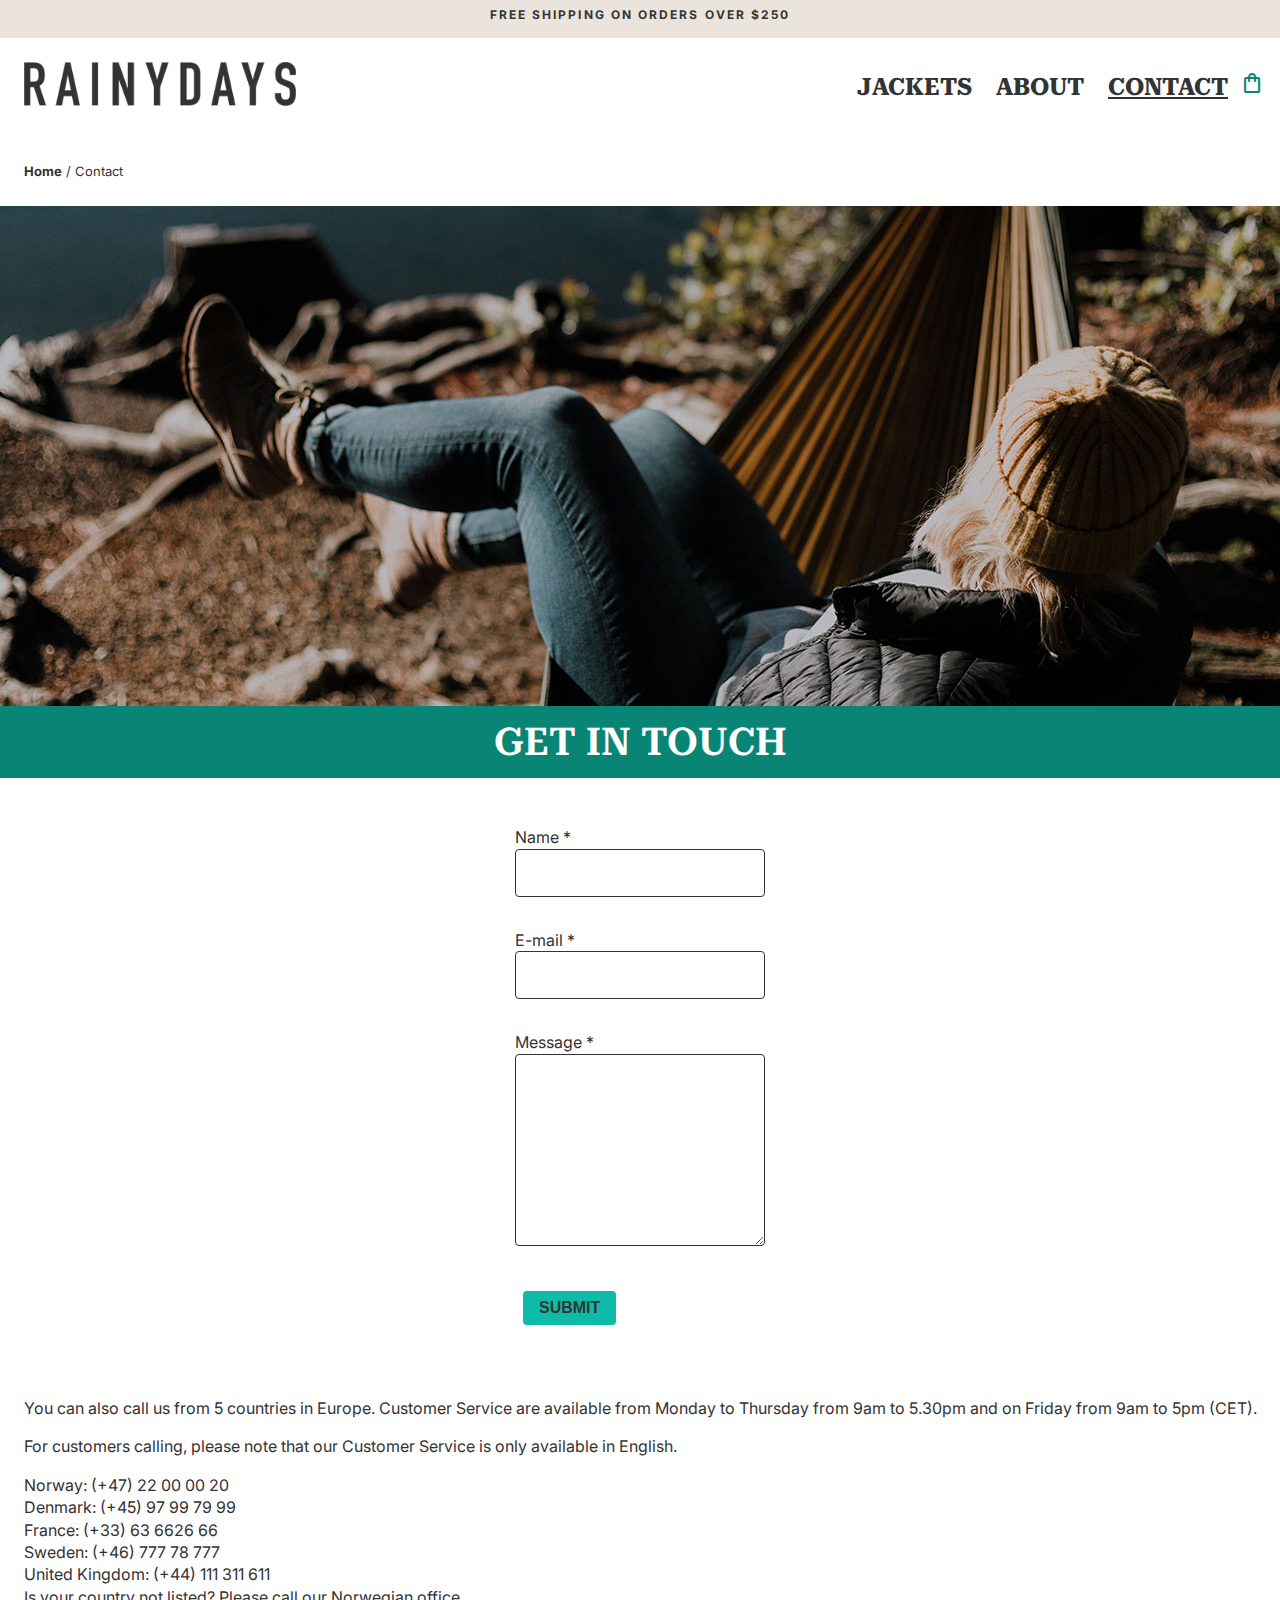
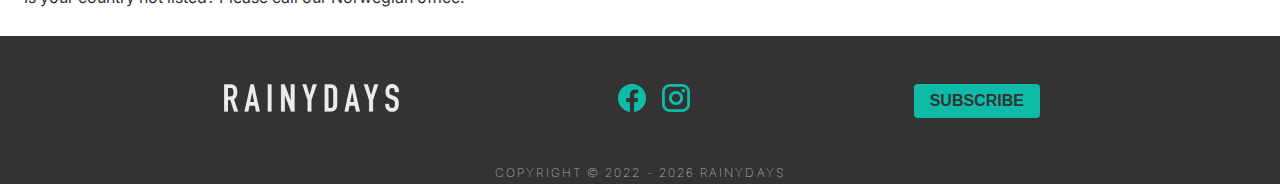
<file: contact.html>
<!DOCTYPE html>
<html lang="en">

<head>
  <meta charset="UTF-8" />
  <meta http-equiv="X-UA-Compatible" content="IE=edge" />
  <meta name="viewport" content="width=device-width, initial-scale=1.0" />
  <meta name="description" content="Rainydays contact page - We answer all your questions about our
      comfortable
      and affordable jackets for everyday outdoors." />
  <meta name="author" content="Linda Moenstre" />
  <meta name="theme-color" content="#EAE4DD" />
  <meta property="og:title" content="Rainydays jackets online" />
  <title>Rainydays | Contact</title>
  <link rel="stylesheet" href="css/styles.css" />
  <link rel="preconnect" href="https://fonts.googleapis.com" />
  <link rel="preconnect" href="https://fonts.gstatic.com" crossorigin />
  <link rel="stylesheet"
    href="https://fonts.googleapis.com/css2?family=Material+Symbols+Rounded:opsz,wght,FILL,GRAD@20..48,100..700,0..1,-50..200" />
  <link rel="stylesheet"
    href="https://fonts.googleapis.com/css2?family=Material+Symbols+Outlined:opsz,wght,FILL,GRAD@20..48,100..700,0..1,-50..200" />
  <script src="./js/index.js" type="module"></script>
  <script src="./js/contact.js" defer></script>
  <!-- Hotjar Tracking Code for https://rainydays-everydayjackets.netlify.app/ -->
  <script>
    (function (h, o, t, j, a, r) {
      h.hj = h.hj || function () { (h.hj.q = h.hj.q || []).push(arguments) };
      h._hjSettings = { hjid: 3489076, hjsv: 6 };
      a = o.getElementsByTagName('head')[0];
      r = o.createElement('script'); r.async = 1;
      r.src = t + h._hjSettings.hjid + j + h._hjSettings.hjsv;
      a.appendChild(r);
    })(window, document, 'https://static.hotjar.com/c/hotjar-', '.js?sv=');
  </script>
  <link rel="icon" type="image/x-icon" href="/images/favicon.ico" />
</head>

<body>
  <header>
    <article class="freefreight">
      <h3>Free shipping on orders over $250</h3>
    </article>

    <div class="navWrap">
      <a href="index.html">
        <img src="images/rainydays-logo.png" class="logo" alt="Home to Rainydays frontpage" />
      </a>
      <div class="bag-menu">
        <a href="checkout.html">
          <span class="material-symbols-outlined shopping-bag">
            shopping_bag
          </span></a>
        <input type="checkbox" id="navToggle" class="navToggle" title="Hamburger" />
        <label for="navToggle" class="navToggleLabel"><span title="hamburger-open-close"><span
              class="noshow">menu</span></span></label>
        <nav>
          <ul>
            <li>
              <a href="category.html">Jackets</a>
            </li>
            <li>
              <a href="about.html">About</a>
            </li>
            <li>
              <a href="contact.html" class="active">Contact</a>
            </li>
            <li>
              <img src="images/menu_img.jpg" alt="Rainydays crew member on a boat, wearing a warm og affordable jacket."
                class="figure" />
            </li>
            <li>
              <p class="figure">Pushing the comfort zone since 2022</p>
            </li>
          </ul>
        </nav>
      </div>
    </div>
  </header>

  <main>
    <div class="contact-wrapper"></div>
    <div class="hidden">
      <ul aria-label="Breadcrumb" class="breadcrumb">
        <li><a href="index.html">Home</a></li>
        <li aria-current="page">Contact</li>
      </ul>
    </div>

    <div class="contact-bgr"></div>
    <div class="header-title">
      <h1>Get in touch</h1>
    </div>

    <div class="about">
      <div>
        <div id="messageSuccess"></div>
        <form action="" autocomplete="on" id="form">
          <fieldset>
            <legend>
              <span class="hide">Your information:</span>
            </legend>

            <div class="contact-box">
              <label for="name" class="contact-box__label">Name *</label>
              <input type="text" class="contact-box__input" id="name" aria-label="name">
              <div class="form-error" id="nameError">Please enter your name</div>
            </div>

            <div class="contact-box">
              <label for="email" class="contact-box__label">E-mail *</label>
              <input type="text" class="contact-box__input" id="email" aria-label="email">
              <div class="form-error" id="emailError">Please enter a valid email</div>
            </div>

            <div class="contact-box">
              <label for="message" class="contact-box__label">Message *</label>
              <textarea class="contact-box__textarea" id="message" rows="15" aria-label="message"></textarea>
              <div class="form-error" id="messageError">Please enter a message</div>
            </div>
          </fieldset>
          <button class="button" id="btnsubmit">Submit</button>

        </form>
      </div>

      <div class="contact-text">
        <p>
          You can also call us from 5 countries in Europe. Customer Service
          are available from Monday to Thursday from 9am to 5.30pm and on
          Friday from 9am to 5pm (CET).
        </p>
        <p>
          For customers calling, please note that our Customer Service is only
          available in English.
        </p>
        <div>
          <ul>
            <li>Norway: (+47) 22 00 00 20</li>
            <li>Denmark: (+45) 97 99 79 99</li>
            <li>France: (+33) 63 6626 66</li>
            <li>Sweden: (+46) 777 78 777</li>
            <li>United Kingdom: (+44) 111 311 611</li>
          </ul>
        </div>
        <p>Is your country not listed? Please call our Norwegian office.</p>

      </div>
    </div>
  </main>

  <footer class="footer">

    <div class="footer-content">

      <div class="footer-padding">
        <a href="index.html" aria-label="Rainydays homepage"><img src="images/rainydays-logo-footer.png" alt="Welcome to Rainydays website - your everyday jackets found
            online" aria-hidden="true" /></a>
      </div>

      <div class="footer-padding">
        <a href="www.facebook.com" aria-label="Facebook"><i class="social-icon" aria-hidden="true"><img
              src="images/icon-facebook.png" alt="Open in a new window and navigate to facebook.com" /></i></a>
        <a href="www.instagram.com" aria-label="Instagram"><i class="icon-social" aria-hidden="true"></i><img
            src="images/icon-instagram.png" alt="Open in a new window and navigate to instagram.com" /></a>
      </div>

      <div class=" footer-padding">
        <button class="button open-button cards">Subscribe</button>
        <dialog class="newsletter" id="modal">
          <div class="newsletter-bgr"></div>
          <div class="newsletter-text">
            <h2>Enjoy 10 % off</h2>
            <p>
              your purchase when you join our list! Be the first to know about new
              collections, promotions & more.
            </p>
            <form class="form-modal" method="dialog">
              <label for="subscribe" aria-label="Type your email in the form" title="Type your email in the form">
                <input type="email" name="email" class="news" id="subscribe" placeholder="Type your e-mail here..."
                  class="form__input-modal" />
                <div class="form-error" id="emailError">Please enter a valid email</div>

                <button class="button close-button">Sign up</button>
            </form>
        </dialog>
      </div>

    </div>

    <div>
      <h3 class="copyright">Copyright &copy; 2022 - <span id="currentYear"></span> Rainydays
      </h3>
    </div>

  </footer>
</body>

</html>
</file>
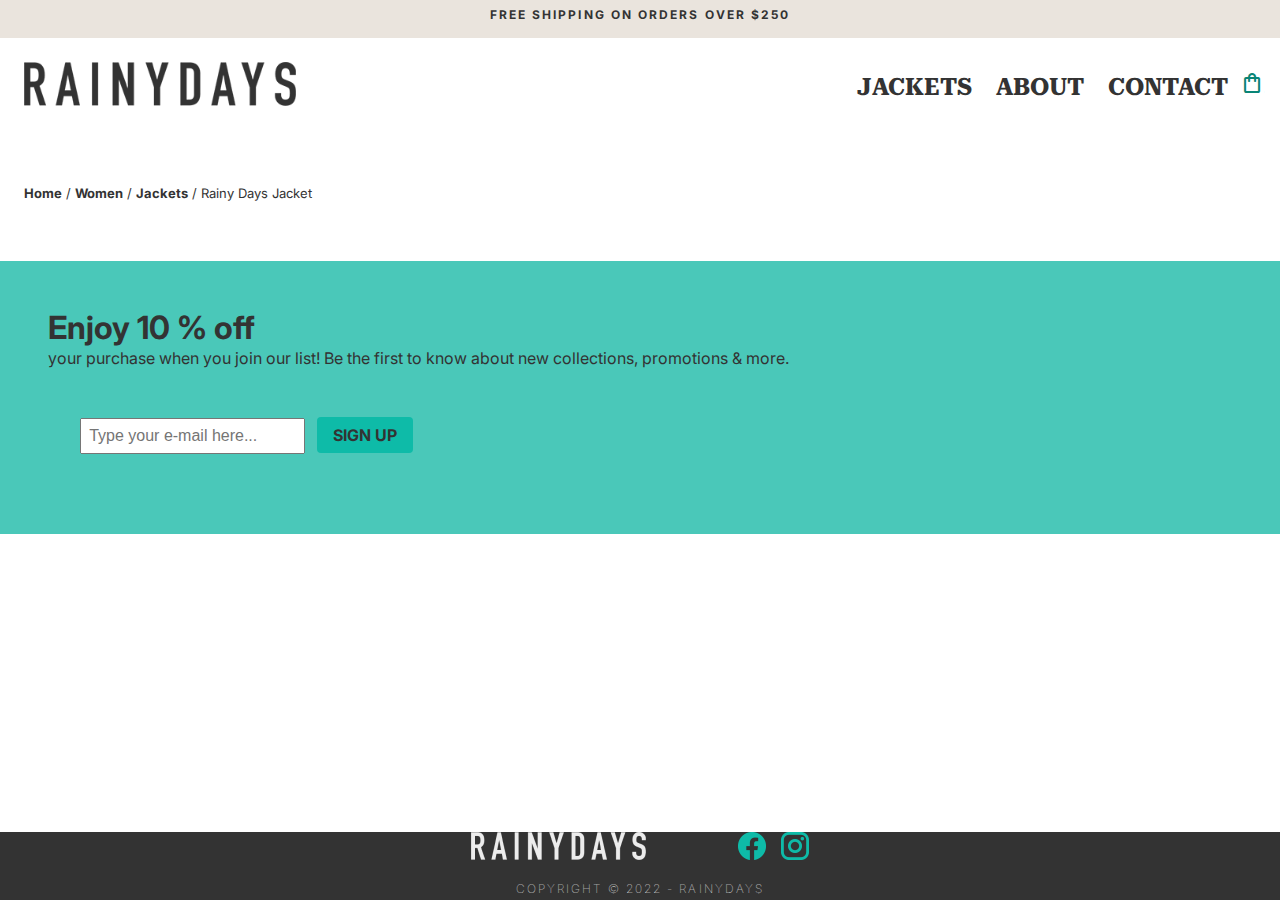
<file: product.html>
<!DOCTYPE html>
<html lang="en">

<head>
  <meta charset="UTF-8" />
  <meta http-equiv="X-UA-Compatible" content="IE=edge" />
  <meta name="viewport" content="width=device-width, initial-scale=1.0" />
  <meta name="description"
    content="Rainydays softshell jacket - Brown. A comfortable and affordable jackets for everyday outdoors." />
  <meta name="keywords"
    content="outdoor jackets, affordable jackets, durable jackets, jackets for outdoors, jackets for exploring and camping" />
  <meta name="author" content="Linda Moenstre" />
  <meta name="theme-color" content="#EAE4DD" />
  <meta property="og:title" content="Rainydays jackets online" />

  <title id="newtitle"></title>
  <link rel="stylesheet" href="css/styles.css" />
  <link rel="preconnect" href="https://fonts.googleapis.com" />
  <link rel="preconnect" href="https://fonts.gstatic.com" crossorigin />
  <link rel="stylesheet"
    href="https://fonts.googleapis.com/css2?family=Inter:wght@300;500&family=Roboto+Serif:opsz,wght@8..144,600&display=swap" />
  <link rel="stylesheet"
    href="https://fonts.googleapis.com/css2?family=Material+Symbols+Rounded:opsz,wght,FILL,GRAD@20..48,100..700,0..1,-50..200" />
  ">
  <link rel="stylesheet"
    href="https://fonts.googleapis.com/css2?family=Material+Symbols+Outlined:opsz,wght,FILL,GRAD@20..48,100..700,0..1,-50..200" />
  <script src="/js/index.js" type="module"></script>
  <script src="/js/product.js" defer></script>

  <!-- Hotjar Tracking Code for https://rainydays-everydayjackets.netlify.app/ -->
  <script>
    (function (h, o, t, j, a, r) {
      h.hj = h.hj || function () { (h.hj.q = h.hj.q || []).push(arguments) };
      h._hjSettings = { hjid: 3489076, hjsv: 6 };
      a = o.getElementsByTagName('head')[0];
      r = o.createElement('script'); r.async = 1;
      r.src = t + h._hjSettings.hjid + j + h._hjSettings.hjsv;
      a.appendChild(r);
    })(window, document, 'https://static.hotjar.com/c/hotjar-', '.js?sv=');
  </script>
  <link rel=" icon" type="image/x-icon" href="/images/favicon.ico" />
</head>

<body>
  <header>
    <article class="freefreight">
      <h3>Free shipping on orders over $250</h3>
    </article>
    <div class="navWrap">
      <a href="index.html">
        <img src="images/rainydays-logo.png" class="logo" alt="Home to Rainydays frontpage" />
      </a>
      <div class="bag-menu">
        <a href="checkout.html">
          <span class="material-symbols-outlined shopping-bag">
            shopping_bag
          </span></a>
        <input type="checkbox" id="navToggle" class="navToggle" title="Hamburger" />
        <label for="navToggle" class="navToggleLabel"><span title="hamburger-open-close"></span></label>
        <nav>
          <ul>
            <li>
              <a href="category.html">Jackets</a>
            </li>
            <li>
              <a href="about.html">About</a>
            </li>
            <li>
              <a href="contact.html">Contact</a>
            </li>
            <li>
              <img src="images/menu_img.jpg" alt="Rainydays crew member on a boat, wearing a warm og affordable jacket."
                class="figure" />
            </li>
            <li>
              <p class="figure">Pushing the comfort zone since 2022</p>
            </li>
          </ul>
        </nav>
      </div>
    </div>
  </header>

  <main>
    <!-- <div class="search-wrapper">
      <input type="search" id="search">
      <label for="search"><span class="material-symbols-rounded">
          search
        </span></label> -->

    </div>
    <div class="hidden">
      <ul aria-label="Breadcrumb" class="breadcrumb">
        <li><a href="index.html">Home</a></li>
        <li><a href="category.html">Women</a></li>
        <li><a href="category.html">Jackets</a></li>
        <li aria-current="page">Rainy Days Jacket</li>
      </ul>
    </div>

    <div class="about">
      <div class="loader">
      </div>
      <div class="product">
      </div>
    </div>
    </div>

    <div class="signup-bgr">
      <div class="signup-text">
        <h2>Enjoy 10 % off</h2>
        <p>
          your purchase when you join our list! Be the first to know about new
          collections, promotions & more.
        </p>
        <form>
          <label for="subscribe" aria-label="Type your email in the form" title="Type your email in the form">
            <input type="email" name="email" class="news" id="subscribe" placeholder="Type your e-mail here..."/>
            <div class="form-error" id="emailError">Please enter a valid email</div>

        </form>
        <a class="button">Sign up</a>
      </div>
    </div>


  </main>

  <footer class="footer">
    <div class="products">

      <div class="social">
        <div>
          <a href="#" aria-label="Rainydays homepage"><img src="images/rainydays-logo-footer.png" alt="Welcome to Rainydays website - your everyday jackets found
              online" aria-hidden="true" /></a>
        </div>
        <div>
          <a href="www.facebook.com" aria-label="Facebook"><i class="social-icon" aria-hidden="true"><img
                src="images/icon-facebook.png" alt="Open in a new window and navigate to facebook.com" /></i></a>
          <a href="www.instagram.com" aria-label="Instagram"><i class="icon-social" aria-hidden="true"></i><img
              src="images/icon-instagram.png" alt="Open in a new window and navigate to instagram.com" /></a>
        </div>
      </div>
    </div>
    <h3 class="copyright">Copyright &copy; 2022 - <span id="currentYear"></span> Rainydays
    </h3>

  </footer>
</body>

</html>
</file>
<file: css/styles.css>
@import url("loader.css");
@import url("addcart.css");
@import url("contact.css");
@import url("https://fonts.googleapis.com/css2?family=Inter:wght@300;500&family=Roboto+Serif:opsz,wght@8..144,600&display=swap");

:root {
  --clr-primary-200: #eae4dd;
  --clr-primary-900: #333333;

  --clr-accent-200: #4ac8b9;
  --clr-accent-500: #0ebba8;
  --clr-accent-700: #098576;

  --clr-neutral-100: #ffffff;
  --clr-neutral-300: #f0f0f0;

  --clr-shadow-100: rgba(149, 157, 165, 0.2) 0px 8px 24px;
}

article,
figcaption,
footer,
header,
menu,
section,
label {
  display: block;
}

* {
  padding: 0;
  margin: 0;
  box-sizing: border-box;
  font-size: 100%;
}

html {
  height: 100%;
}

body {
  position: relative;
  min-height: 100%;
  padding-bottom: 10rem;
  font-family: "Inter", "Gill Sans", "Gill Sans MT", Calibri, "Trebuchet MS",
    sans-serif;
  font-size: 1rem;
  line-height: 1.4rem;
  background-color: var(--clr-neutral-100);
  color: var(--clr-primary-900);
  display: flex;
  flex-direction: column;
}

img {
  max-width: 100%;
  height: auto;
}

h1 {
  font-family: "Roboto serif", Georgia, "Times New Roman", Times, serif;
  font-size: 2.4rem;
  font-weight: 600;
  text-transform: uppercase;
}

h2 {
  font-family: "Inter" "Gill Sans", "Gill Sans MT", Calibri, "Trebuchet MS",
    sans-serif;
  font-size: 2rem;
  line-height: 1.2;
}

h3 {
  font-family: "Inter" "Gill Sans", "Gill Sans MT", Calibri, "Trebuchet MS",
    sans-serif;
  font-size: 0.75rem;
  text-transform: uppercase;
  letter-spacing: 0.13rem;
  margin-bottom: 0.5rem;
}

h4 {
  padding-left: 0.5rem;
}

p {
  padding-bottom: 1rem;
  line-height: 1.4;
}

a {
  font-weight: 700;
  text-decoration: none;
}

a:link {
  color: var(--crl-primary-900);
}

a:visited {
  color: var(--crl-primary-900);
}

a:focus {
  color: var(--clr-accent-200);
}

a:hover {
  color: #0a0a0a;
}

.active {
  text-decoration: underline;
}

.button {
  cursor: pointer;
  padding: 0.5em 1em;
  margin: 8px;
  background-color: var(--clr-accent-500);
  color: var(--clr-primary-900);
  font-weight: bold;
  text-transform: uppercase;
  filter: drop-shadow(0 0.1rem 0.1rem var(--crl-primary-900));
  border: 0;
  border-radius: 4px;
}

.material-symbols-outlined.a:hover {
  background-color: var(--clr-neutral-100);
}

header {
  position: fixed;
  width: 100%;
  z-index: 100;
}

main {
  padding-top: 96px;
}

footer {
  background-color: var(--clr-primary-900);
  color: var(--clr-neutral-100);
  position: absolute;
  right: 0;
  left: 0;
  bottom: 0;
}

.footer_display {
  display: flex;
  flex-wrap: wrap;
  width: 50%;
  margin: auto;
}

/* ----------------------------NAVIGATION-----------------------------*/
.freefreight {
  min-height: 30px;
  padding: 0.25rem;
  text-align: center;
  background-color: var(--clr-primary-200);
}

.search-wrapper {
  display: flex;
  gap: 0.5rem;
  padding: 1rem;
  width: 50%;
}

.logo {
  padding: 1rem 0 1rem 0.75rem;
  max-width: 180px;
}

.figure {
  width: 100%;
  font-size: small;
  margin: auto;
}

.bag-menu {
  display: flex;
  justify-content: center;
  align-items: center;
}

.shopping-bag {
  font-size: 48px;
  color: var(--clr-accent-700);
  margin-bottom: 0.5rem;
}

.navWrap {
  position: -webkit-sticky;
  position: -moz-sticky;
  position: -o-sticky;
  position: -ms-sticky;
  position: sticky;
  top: 0;
  z-index: 100;
  height: 58px;
  width: 100%;
  background-color: var(--clr-neutral-100);
  display: flex;
  align-items: center;
  justify-content: space-between;
}

input#navToggle {
  display: none;
}

input#navToggle ~ label {
  position: relative;
  padding: 0.25rem;
  width: 2.25rem;
  height: 1.7rem;
}

input#navToggle ~ label > span,
input#navToggle ~ label > span::before,
input#navToggle ~ label > span::after {
  content: "";
  display: block;
  position: absolute;
  top: 0.75rem;
  height: 0.16rem;
  width: 1.3rem;
  opacity: 1;
  background: var(--clr-primary-900);
  transition: 0.1s ease-in-out;
}

input#navToggle ~ label > span::before {
  top: -0.5rem;
}

input#navToggle ~ label > span::after {
  top: 0.5rem;
}

#navToggle:checked ~ label > span {
  width: 0;
  background: rgba(31, 31, 31, 0);
}

#navToggle:checked ~ label > span::before {
  transform: rotateZ(45deg);
  top: 0;
}

#navToggle:checked ~ label > span::after {
  transform: rotateZ(-45deg);
  top: 0;
}

#navToggle:checked ~ nav {
  right: 0;
  display: block;
}

nav {
  position: absolute;
  z-index: -1;
  top: 3.5rem;
  right: -110%;
  width: 100%;
  transition: 0.32s ease-in-out;
  display: none;
}

nav a {
  font-family: "Roboto serif", Georgia, serif;
  text-transform: uppercase;
  font-size: 1.5rem;
}

nav::after {
  content: "";
  position: absolute;
  top: 0;
  z-index: -1;
  height: 100vh;
  width: 100vw;
  background-color: var(--clr-primary-200);
  background-size: cover;
}

nav ul {
  list-style-type: none;
  text-align: center;
}

nav ul li a {
  display: inline-block;
  width: 100%;
  padding: 1.8rem;
  color: var(--clr-neutral-900);
  transition: 0.32s ease-in-out;
}

nav ul li a:hover {
  background: var(--clr-accent-200);
}

@media screen and (max-width: 768px) {
  /*breadcrumb*/
  .hidden {
    display: none;
  }

  .noshow {
    visibility: hidden;
  }
}

/* ----------------------------HERO-----------------------------------*/
.hero {
  background: url("../images/hero-mobile.jpg") no-repeat center;
  background-color: var(--clr-neutral-100);
  height: 702px;
  height: 702px;
  background-size: cover;
  position: relative;
  display: grid;
  grid-template-columns: repeat(6, 1fr);
  grid-template-rows: 1fr 1fr 4fr;
  justify-items: center;
}

section.hero .heroj {
  margin-top: 0.5rem;
}

.hero-text {
  text-align: center;
  padding: 2rem;
  grid-column: 2 / 6;
  grid-row: 1 / 2;
}

.btncontainer {
  grid-column: 2 / 6;
  grid-row: 2 / 3;
}

/* ----------------------------CATEGORIES & PRODUCTS------------------------------*/
.category-bgr {
  background: url("../images/softshell-women-category.jpg") no-repeat center;
  height: 219px;
  background-size: cover;
}

.category-bgr_male {
  background: url("../images/rainydays-newprod.jpg") no-repeat center;
  height: 219px;
  background-size: cover;
}

.category-text {
  padding: 1rem;
  line-height: 1;
  text-align: center;
  background-color: var(--clr-primary-900);
  color: var(--clr-neutral-100);
}

.category-text h1 {
  padding-bottom: 1rem;
}

.button_category {
  position: absolute;
  left: 0;
  right: 0;
  bottom: 0;
  font-size: 1rem;
  background-color: var(--clr-accent-500);
  color: var(--clr-primary-900);
}

.price {
  margin-bottom: 1rem;
}

/* API */

.container {
  max-width: 1440px;
  margin: 0 auto;
}

.products {
  display: flex;
  flex-wrap: wrap;
}

.cards {
  margin: 1rem;
}

.card {
  margin: 1rem;
  padding: 1rem;
}

.card-img {
  padding-bottom: 0.5rem;
}

.card-content {
  align-content: start;
}

p.padding-top {
  padding-top: 1rem;
}

.price {
  padding: 2rem 0;
}

/* END API */

/* errors msg js */
.message {
  padding: 1rem;
  border: 1px solid rgb(42, 37, 37);
  color: rgb(62, 47, 47);
}

.success {
  color: rgb(3, 125, 3);
  border-color: rgb(3, 125, 3);
  background: rgba(0, 255, 0, 0.1);
}

.error {
  color: rgb(235, 6, 6);
  border-color: rgb(235, 6, 6);
  background: rgba(255, 0, 0, 0.1);
}

.product-categories {
  margin: 0.5rem;
}

.product-list {
  list-style-type: none;
  display: flex;
  flex-wrap: wrap;
}

.product-text {
  padding-bottom: 1.5rem;
}

.product-item {
  display: flex;
  margin: 1rem;
  flex-direction: column;
  flex: 270px 1 0;
  position: relative;
  height: auto;
  box-shadow: 1px 1px 4px 1px rgba(166, 166, 166, 0.75);
  -webkit-box-shadow: 1px 1px 4px 1px rgba(166, 166, 166, 0.75);
  -moz-box-shadow: 1px 1px 4px 1px rgba(166, 166, 166, 0.75);
  padding-bottom: 1rem;
}

.product-item p {
  padding: 0.5rem;
}

.product-item .button {
  position: absolute;
  top: 50%;
  left: 50%;
  transform: translate(-50%, -50%);
  -ms-transform: translate(-50%, -50%);
}

.product-item .small {
  display: none;
}

.jacket-title {
  font-family: "inter", arial, sans-serif;
  font-size: 2rem;
  line-height: 1.2;
  padding-bottom: 0.5rem;
}

/* ----------------------------NEW-HERO----------------------------*/
.hero-new {
  background: url("../images/rainydays-newprod-small.jpg") no-repeat center;
  background-color: var(--clr-neutral-100);
  height: 500px;
  background-size: cover;
  position: relative;
  display: grid;
  grid-template-columns: repeat(6, 1fr);
  grid-template-rows: 1fr 1fr 4fr;
  justify-items: center;
}

/* ----------------------------NEW ARRIVALS------------------------*/
.new-arrivals h2 {
  font-size: 1.2rem;
  line-height: 1.1;
  text-transform: uppercase;
  padding: 1rem;
  font-weight: bolder;
}

/* ----------------------------NEWSLETTER----------------------------------*/

.newsletter {
  margin: auto;
  background-color: var(--clr-primary-900);
  color: var(--clr-primary-300);
  border: none;
  border-radius: 10px;
  box-shadow: 0 0 15px rgba(0, 0, 0, 0.6);
}

.newsletter-bgr {
  background: url("../images/rainydays-newsletter-signup.jpg") no-repeat center;
  background-size: fill;
  display: none;
}

.newsletter-text h2 {
  padding: 1rem;
  text-transform: uppercase;
}

.newsletter-text {
  padding: 3rem;
  line-height: 1;
  text-align: center;
}

.modal::backdrop {
  background: rgb(0 0 0 / 0.6);
}

.signup-bgr {
  background-color: var(--clr-accent-200);
}

.signup-text {
  color: var(--clr-neutral-900);
  width: 100%;
  padding: 3rem;
}

.news {
  padding: 0.45rem;
}

/* ----------------------------FOOTER----------------------------------*/
.social-icon {
  margin: 0.7rem;
}

.footer-padding {
  padding-top: 1rem;
}

.social {
  width: min(500px, 100%);
  margin: auto;
  display: flex;
  justify-content: space-evenly;
}

.copyright {
  margin: 0.75rem 0 0 0;
  font-weight: lighter;
  text-align: center;
}

.footer-content {
  display: flex;
  flex-wrap: wrap;
  justify-content: space-evenly;
  align-items: center;
  padding: 1rem;
}

/* ----------------------------PRODUCT----------------------------------*/
.product_add-cart {
  margin-top: 2rem;
}

/* ----------------------------CHECKOUT / SUCCESS-----------------------*/
.size {
  color: var(--clr-accent-700);
}

.button_variant {
  display: inline-block;
  margin: 0.5rem 0 0.5rem 0;
  padding: 2px 4px;
  background-color: var(--clr-primary-200);
  color: var(--clr-neutral-900);
  border-radius: 10px;
  text-align: center;
  text-decoration: none;
  letter-spacing: 2px;
  font-weight: bolder;
}

.order-item_detail {
  display: grid;
  grid-template-columns: repeat(6, 1fr);
  grid-auto-rows: auto;
}

.summary {
  font-family: "inter", sans-serif;
  letter-spacing: 2px;
  padding: 0.5rem;
  grid-column: 1 / 7;
  grid-row: 1 / 2;
  background-color: var(--clr-accent-500);
  color: var(--clr-neutral-900);
  font-size: 1rem;
  border-radius: 4px;
}

.order-item_img1 {
  padding: 1rem;
  grid-column: 1 / 4;
  grid-row: 2 / 3;
}

.order-item_text1 {
  padding: 1rem;
  grid-column: 4 / 6;
  grid-row: 2 / 3;
}

.order-item_img2 {
  padding: 1rem;
  grid-column: 1 / 4;
  grid-row: 3 / 4;
}

.order-item_text2 {
  padding: 1rem;
  grid-column: 4 / 6;
  grid-row: 3 / 4;
}

.order-items_title {
  font-size: 24px;
}

.payment-detail {
  margin-top: 1rem;
  padding: 1rem;
  grid-column: 1 / 7;
  grid-row: 4 / 5;
  text-align: right;
  font-weight: bold;
}

.overline {
  color: var(--clr-primary-900);
  text-decoration-line: overline;
}

.shipping-detail1 {
  margin-bottom: 1rem;
  padding: 1rem;
  height: fit-content;
  grid-column: 1 / 7;
  grid-row: 5 / 6;
  background-color: var(--clr-primary-200);
  border-radius: 4px;
}

.shipping-detail2 {
  margin-bottom: 1rem;
  padding: 1rem;
  height: fit-content;
  grid-column: 1 / 7;
  grid-row: 6 / 7;
  background-color: var(--clr-primary-200);
  border-radius: 4px;
}

.arrow {
  text-align: end;
}

.payment-header {
  padding: 1rem;
  height: fit-content;
  background-color: var(--clr-accent-500);
  color: var(--clr-neutral-900);
  font-size: 1rem;
  border-radius: 4px;
  grid-column: 1 / 7;
  grid-row: 8 / 9;
}

.visa {
  display: block;
  justify-content: left;
  grid-column: 1 / 7;
  grid-row: 10 / 11;
}

.checkbox {
  display: flex;
}

.check {
  padding-left: 0.5rem;
}

.order-button {
  margin: 1rem;
  padding-bottom: 1rem;
}

.checkout-text {
  padding: 3rem;
  line-height: 1;
  text-align: center;
  background-color: var(--clr-accent-700);
  color: var(--clr-neutral-100);
}

.checkout-text h1 {
  padding: 2rem;
}

.shopping {
  margin: 2rem;
  text-align: center;
}

/* ----------------------------ABOUT & CONTACT---------------------------*/
.about-bgr {
  background: url("../images/about-heroimg-small.jpg") no-repeat center;
  background-color: var(--clr-neutral-100);
  height: 219px;
  background-size: cover;
}

.header-title {
  background-color: var(--clr-accent-700);
  color: var(--clr-neutral-100);
  line-height: 2.5rem;
  padding: 1rem;
  text-align: center;
}

.about {
  margin: 1rem;
  max-width: min(100%, 1440px);
  display: flex;
  justify-content: space-between;
  flex-wrap: wrap;
}

.img-wrapper {
  display: flex;
  justify-content: space-evenly;
  flex-wrap: nowrap;
}

.about-text {
  padding: 0.5rem;
}

.about p:last-of-type {
  padding: 0;
}

.about img {
  padding: 0.5rem;
}

.contact-wrapper {
  margin: auto;
  display: flex;
  flex-direction: column;
  justify-content: center;
  align-items: top;
}

.contact-bgr {
  background: url("../images/contactus-small.jpg") no-repeat center;
  background-color: var(--clr-neutral-100);
  height: 219px;
  background-size: cover;
}

.contact-text {
  padding-top: 2rem;
}

.contact-text li {
  list-style-type: none;
}

/* -------------------------FORM ------------------------- */
/* contact.css */

/* ----------------------------MEDIA QUERIES----------------------------*/
@media screen and (min-width: 48em) {
  main {
    padding-top: 135px;
  }

  .logo {
    max-width: 320px;
    padding: 1.5rem;
  }

  nav {
    z-index: 0;
  }

  .navWrap {
    display: grid;
    grid-template-columns: 315px minmax(auto, 1440px);
    justify-content: center;
    height: auto;
  }

  .bag-menu {
    padding-right: 1rem;
    display: flex;
    flex-direction: row-reverse;
  }

  .navToggleLabel {
    display: none;
  }

  nav {
    position: initial;
    display: block;
  }

  nav ul {
    display: flex;
    justify-content: flex-end;
    align-items: center;
  }

  nav ul li a {
    padding: 0.75rem;
  }

  nav ul li a:hover {
    background: transparent;
  }

  nav a:hover {
    color: var(--clr-accent-700);
  }

  nav::after,
  nav ul li:last-of-type::before {
    display: none;
    padding: initial;
  }

  .figure {
    display: none;
  }
  ul.breadcrumb {
    padding: 1.5rem;
    list-style-type: none;
  }

  ul.breadcrumb li {
    font-size: 13px;
    display: inline;
  }

  ul.breadcrumb li:before {
    padding-right: 4px;
    color: var(--clr-primary-900);
    content: "/";
    padding-right: 4px;
  }

  ul.breadcrumb li a:hover {
    color: var(--clr-primary-900);
  }

  ul.breadcrumb li:first-child:before {
    content: "";
    padding-right: 0;
  }

  .hero {
    background: url(../images/rainydays-heroimg.jpg) no-repeat center;
    background-size: cover;
    text-align: center;
    display: grid;
    grid-template-columns: repeat(6, 1fr);
    grid-template-rows: 1fr 1fr 0.5fr 3fr;
  }

  .hero-new {
    background: url(../images/rainydays-newprod.jpg) no-repeat center;
    background-size: cover;
    text-align: center;
    display: grid;
    grid-template-columns: repeat(6, 1fr);
    grid-template-rows: 1fr 1fr 0.5fr 3fr;
  }

  .hero-text {
    grid-column: 5 / 6;
    grid-row: 2 / 3;
  }

  .btncontainer {
    grid-column: 5 / 6;
    grid-row: 3 / 4;
  }

  .category {
    background-color: var(--clr-primary-900);
    display: flex;
    justify-content: center;
    align-items: center;
  }

  .category-bgr {
    background: url("../images/softshell-women-category.jpg") no-repeat right;
    height: 500px;
    background-size: cover;
    width: 50%;
  }

  .category-bgr_male {
    background: url("../images/rainydays-newprod.jpg") no-repeat center;
    height: 500px;
    background-size: cover;
    width: 50%;
  }

  .category-text {
    padding: 4rem;
    width: 50%;
  }

  .category-text h1 {
    padding: 2rem;
  }

  .product-grid {
    display: grid;
    grid-template-columns: 1fr 2fr;
    grid-template-rows: auto;
  }

  .product_container {
    margin-left: 2rem;
    grid-column: 2 / 3;
    grid-row: 1 / 2;
  }

  .product-details {
    grid-column: 1 / 2;
    grid-row: 1 / 2;
  }

  .product-item .small {
    display: grid;
    padding-top: 0.5rem;
    font-size: smaller;
  }

  .card {
    display: flex;
    justify-content: center;
    align-items: center;
    width: 100%;
  }

  .card-content {
    margin-left: 2rem;
  }

  span size-element {
    padding: 1rem;
  }

  .newsletter-bgr {
    display: flex;
    align-items: center;
    background-color: var(--clr-neutral-100);
    height: 400px;
    background-size: cover;
  }

  .button_variant {
    margin: 1rem 0 1rem 0;
    padding: 12px 18px;
    font-size: 32px;
    border-radius: 40px;
    letter-spacing: 4px;
  }

  .checkout {
    background-color: var(--clr-accent-700);
    display: flex;
    justify-content: center;
    align-items: center;
  }

  .checkout-bgr {
    background: url("../images/rainydays-checkoutsucess-hero.jpg") no-repeat
      bottom;
    height: 500px;
    background-size: cover;
    width: 50%;
  }

  .checkout-text {
    padding: 2rem;
    width: 50%;
  }

  .about {
    margin: auto;
    padding: 1rem;
    display: flex;
    justify-content: center;
    align-items: center;
  }

  .about-bgr {
    background: url("../images/about-heroimg.jpg") no-repeat center;
    height: 500px;
    background-size: cover;
  }

  .about-wrapper {
    display: inline-flex;
    align-content: flex-end;
  }

  .about-text {
    padding: 0 1rem 0 1rem;
  }

  .location {
    padding: 1rem;
    max-width: 35%;
    height: 390px;
    align-self: center;
  }

  .img-wrapper_founder {
    padding: 1rem;
  }

  .contact-wrapper {
    flex-direction: row;
  }

  .contact-bgr {
    background: url("../images/contactus-img.jpg") no-repeat center;
    background-color: var(--clr-neutral-100);
    height: 500px;
    background-size: cover;
  }
}
</file>
<file: css/addcart.css>
i {
  cursor: pointer;
}

.cart {
  position: relative;
  background-color: #fff;
  color: #212529;
  font-size: 30px;
  padding: 5px;
  border-radius: 4px;
}

.cart-amount {
  position: absolute;
  top: 11px;
  right: 50px;
  font-size: 14px;
  background-color: var(--clr-accent-700);
  color: var(--clr-neutral-100);
  padding: 0 6px;
  border-radius: 50%;
}


/* .shop {
  display: grid;
  grid-template-columns: repeat(4, 223px);
  gap: 30px;
  justify-content: center;
  margin-bottom: 50px;
}

@media (max-width: 1000px) {
  .shop {
    grid-template-columns: repeat(2, 223px);
  }
}

@media (max-width: 500px) {
  .shop {
    grid-template-columns: repeat(1, 223px);
  }
}

.item {
  border: 2px solid #212529;
  border-radius: 4px;
}
.item img {
  width: 100%;
  border-radius: 2px 2px 0 0;
}

.details {
  display: flex;
  flex-direction: column;
  padding: 10px;
  gap: 10px;
}

.price-quantity {
  display: flex;
  flex-direction: row;
  justify-content: space-between;
  align-items: center;
}

.buttons {
  display: flex;
  flex-direction: row;
  gap: 8px;
  font-size: 16px;
}

.bi-dash-lg {
  color: red;
}

.bi-plus-lg {
  color: green;
}

/**
  * ! style rules for label and some buttons
  **/

.text-center {
  text-align: center;
  margin-bottom: 20px;
}

.HomeBtn,
.checkout,
.removeAll {
  background-color: #212529;
  color: white;
  border: none;
  padding: 6px;
  border-radius: 3px;
  cursor: pointer;
  margin-top: 10px;
}

.checkout {
  background-color: green;
}
.removeAll {
  background-color: red;
}
.bi-x-lg {
  color: red;
  font-weight: bold;
}

/**
  * ! style rules for shopping-cart
  **/

.shopping-cart {
  display: grid;
  grid-template-columns: repeat(1, 320px);
  justify-content: center;
  gap: 15px;
}

.cart-item {
  border: 2px solid #212529;
  border-radius: 5px;
  display: flex;
}

.title-price-x {
  width: 195px;
  display: flex;
  align-items: center;
  justify-content: space-between;
  /* border: 2px solid red; */
}

.title-price {
  display: flex;
  align-items: center;
  gap: 10px;
}

.cart-item-price {
  background-color: #212529;
  color: white;
  border-radius: 4px;
  padding: 3px 6px;
}

@media screen and (min-width: 48em) {
  .cart-amount {
    position: absolute;
    top: 30px;
    right: 6px;
    font-size: 14px;
    background-color: var(--clr-accent-700);
    color: var(--clr-neutral-100);
    padding: 0 6px;
    border-radius: 50%;
  }
} */
</file>
